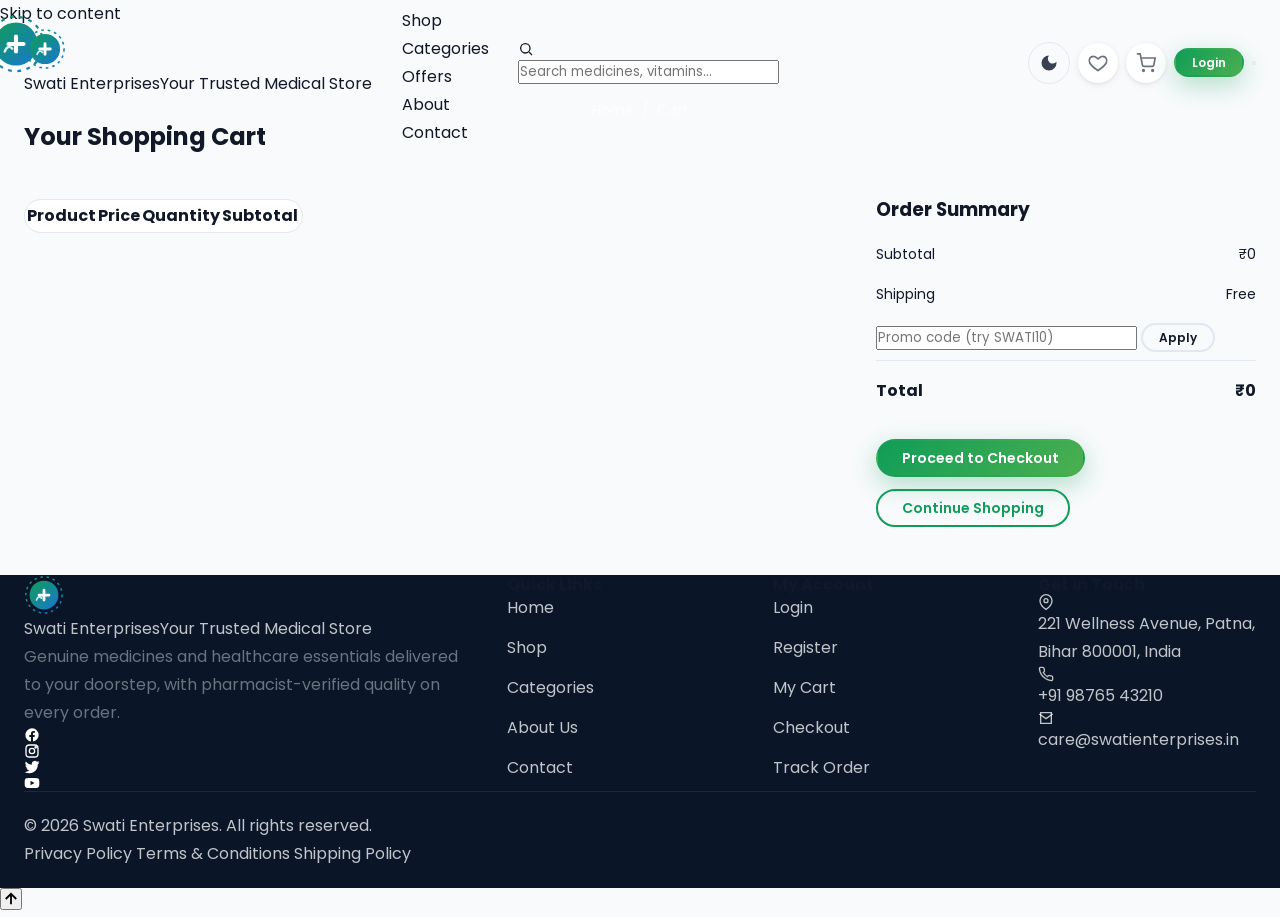
<file: cart.html>
<!DOCTYPE html>
<html lang="en">
<head>
<meta charset="UTF-8">
<meta name="viewport" content="width=device-width, initial-scale=1.0">
<title>Shopping Cart | Swati Enterprises</title>
<meta name="description" content="Review and manage items in your Swati Enterprises shopping cart before checkout.">
<meta name="theme-color" content="#0F9D58">
<link rel="preconnect" href="https://fonts.googleapis.com">
<link href="https://fonts.googleapis.com/css2?family=Poppins:wght@400;500;600;700;800&family=Inter:wght@400;500;600;700&display=swap" rel="stylesheet">
<link rel="stylesheet" href="css/style.css">
<link rel="stylesheet" href="css/animations.css">
<link rel="stylesheet" href="css/responsive.css">
</head>
<body data-page="shop">
<a href="#main" class="skip-link">Skip to content</a>

<div class="page-loader" id="pageLoader">
  <div class="loader-logo"><svg class="logo-mark" width="60" height="60" viewBox="0 0 64 64" xmlns="http://www.w3.org/2000/svg">
      <defs><linearGradient id="logoGradL" x1="0" y1="0" x2="1" y2="1">
        <stop offset="0%" stop-color="#0F9D58"/><stop offset="100%" stop-color="#1976D2"/>
      </linearGradient></defs>
      <circle cx="32" cy="32" r="29" fill="none" stroke="url(#logoGradL)" stroke-width="2.4" stroke-dasharray="4 6"/>
      <circle cx="32" cy="32" r="23" fill="url(#logoGradL)"/>
      <path d="M24 32 h16 M32 24 v16" stroke="#ffffff" stroke-width="4.4" stroke-linecap="round"/>
      <path d="M20 40 q3 -8 8 -3" stroke="#ffffff" stroke-width="2.6" stroke-linecap="round" fill="none" opacity="0.85"/>
    </svg></div>
  <div class="loader-bar"><span></span></div>
</div>

<header class="navbar" id="navbar">
  <div class="container nav-inner">
    <a href="index.html" class="brand" aria-label="Swati Enterprises home">
      <svg class="logo-mark" width="42" height="42" viewBox="0 0 64 64" xmlns="http://www.w3.org/2000/svg">
      <defs><linearGradient id="logoGradL" x1="0" y1="0" x2="1" y2="1">
        <stop offset="0%" stop-color="#0F9D58"/><stop offset="100%" stop-color="#1976D2"/>
      </linearGradient></defs>
      <circle cx="32" cy="32" r="29" fill="none" stroke="url(#logoGradL)" stroke-width="2.4" stroke-dasharray="4 6"/>
      <circle cx="32" cy="32" r="23" fill="url(#logoGradL)"/>
      <path d="M24 32 h16 M32 24 v16" stroke="#ffffff" stroke-width="4.4" stroke-linecap="round"/>
      <path d="M20 40 q3 -8 8 -3" stroke="#ffffff" stroke-width="2.6" stroke-linecap="round" fill="none" opacity="0.85"/>
    </svg>
      <span><span class="brand-name">Swati Enterprises</span><span class="brand-tag">Your Trusted Medical Store</span></span>
    </a>
    <nav aria-label="Primary">
      <ul class="nav-links" id="navLinks">
        <li><a href="index.html">Home</a></li>
        <li><a href="shop.html" class="active">Shop</a></li>
        <li><a href="categories.html">Categories</a></li>
        <li><a href="shop.html?filter=offers">Offers</a></li>
        <li><a href="about.html">About</a></li>
        <li><a href="contact.html">Contact</a></li>
      </ul>
    </nav>
    <div class="nav-search" role="search">
      <svg width="16" height="16" viewBox="0 0 24 24" fill="none" stroke="currentColor" stroke-width="2"><circle cx="11" cy="11" r="7"/><path d="M21 21l-4.3-4.3"/></svg>
      <input type="text" id="navSearchInput" placeholder="Search medicines, vitamins..." aria-label="Search products" autocomplete="off">
      <div class="search-suggest" id="navSearchSuggest"></div>
    </div>
    <div class="nav-actions">
      <button class="theme-toggle" id="themeToggle" aria-label="Toggle dark mode" title="Toggle dark / light mode">
        <span class="knob">
          <svg width="12" height="12" viewBox="0 0 24 24" fill="currentColor"><path d="M12 3a9 9 0 1 0 9 9c0-.46-.04-.92-.1-1.36A5.4 5.4 0 0 1 12 3z"/></svg>
        </span>
      </button>
      <a href="wishlist-note.html" onclick="return false;" class="btn-icon icon-badge" aria-label="Wishlist" title="Wishlist">
        <svg width="19" height="19" viewBox="0 0 24 24" fill="none" stroke="currentColor" stroke-width="2"><path d="M12 21s-7.5-4.6-10-9.3C0.3 7.9 2.6 4 6.4 4c2 0 3.6 1 5.6 3 2-2 3.6-3 5.6-3 3.8 0 6.1 3.9 4.4 7.7C19.5 16.4 12 21 12 21z"/></svg>
        <span class="count" id="wishIconBadge" data-wish-count style="display:none;">0</span>
      </a>
      <a href="cart.html" class="btn-icon icon-badge" aria-label="Cart" title="Cart">
        <svg width="19" height="19" viewBox="0 0 24 24" fill="none" stroke="currentColor" stroke-width="2"><circle cx="9" cy="21" r="1"/><circle cx="20" cy="21" r="1"/><path d="M1 1h4l2.7 13.4a2 2 0 0 0 2 1.6h9.7a2 2 0 0 0 2-1.6L23 6H6"/></svg>
        <span class="count" id="cartIconBadge" data-cart-count style="display:none;">0</span>
      </a>
      <a href="login.html" class="btn btn-primary btn-sm">Login</a>
      <button class="nav-toggle" id="navToggle" aria-label="Toggle menu" aria-expanded="false"><span></span></button>
    </div>
  </div>
</header>

<main id="main">

<section class="page-banner">
  <div class="container">
    <div class="breadcrumb"><a href="index.html">Home</a> / <span>Cart</span></div>
    <h1>Your Shopping Cart</h1>
  </div>
</section>

<section>
  <div class="container">
    <div class="empty-state" id="cartEmpty" style="display:none;">
      <svg width="90" height="90" viewBox="0 0 24 24" fill="none" stroke="currentColor" stroke-width="1.5"><circle cx="9" cy="21" r="1"/><circle cx="20" cy="21" r="1"/><path d="M1 1h4l2.7 13.4a2 2 0 0 0 2 1.6h9.7a2 2 0 0 0 2-1.6L23 6H6"/></svg>
      <h3>Your cart is empty</h3>
      <p>Looks like you haven't added any healthcare essentials yet.</p>
      <a href="shop.html" class="btn btn-primary">Start Shopping</a>
    </div>

    <div class="cart-layout" id="cartContent">
      <div>
        <table class="cart-table">
          <thead><tr><th>Product</th><th>Price</th><th>Quantity</th><th>Subtotal</th><th></th></tr></thead>
          <tbody id="cartBody"></tbody>
        </table>
      </div>
      <aside class="summary-card">
        <h3 style="margin-bottom:20px;">Order Summary</h3>
        <div class="summary-row"><span>Subtotal</span><span id="cartSubtotal">₹0</span></div>
        <div class="summary-row"><span>Shipping</span><span id="cartShipping">Free</span></div>
        <div class="promo-row">
          <input type="text" id="promoInput" placeholder="Promo code (try SWATI10)">
          <button class="btn btn-ghost btn-sm" id="promoApply">Apply</button>
        </div>
        <div class="summary-row total"><span>Total</span><span id="cartTotal">₹0</span></div>
        <a href="checkout.html" class="btn btn-primary btn-block" style="margin-top:18px;">Proceed to Checkout</a>
        <a href="shop.html" class="btn btn-outline btn-block" style="margin-top:12px;">Continue Shopping</a>
      </aside>
    </div>
  </div>
</section>

</main>

<footer class="footer">
  <div class="container">
    <div class="footer-grid">
      <div class="footer-brand">
        <a href="index.html" class="brand">
          <svg class="logo-mark" width="40" height="40" viewBox="0 0 64 64" xmlns="http://www.w3.org/2000/svg">
      <defs><linearGradient id="logoGradL" x1="0" y1="0" x2="1" y2="1">
        <stop offset="0%" stop-color="#0F9D58"/><stop offset="100%" stop-color="#1976D2"/>
      </linearGradient></defs>
      <circle cx="32" cy="32" r="29" fill="none" stroke="url(#logoGradL)" stroke-width="2.4" stroke-dasharray="4 6"/>
      <circle cx="32" cy="32" r="23" fill="url(#logoGradL)"/>
      <path d="M24 32 h16 M32 24 v16" stroke="#ffffff" stroke-width="4.4" stroke-linecap="round"/>
      <path d="M20 40 q3 -8 8 -3" stroke="#ffffff" stroke-width="2.6" stroke-linecap="round" fill="none" opacity="0.85"/>
    </svg>
          <span><span class="brand-name">Swati Enterprises</span><span class="brand-tag">Your Trusted Medical Store</span></span>
        </a>
        <p class="desc">Genuine medicines and healthcare essentials delivered to your doorstep, with pharmacist-verified quality on every order.</p>
        <div class="social-row">
          <a href="#" aria-label="Facebook"><svg width="16" height="16" viewBox="0 0 24 24" fill="#fff"><path d="M22 12a10 10 0 1 0-11.6 9.9v-7H7.9V12h2.5V9.8c0-2.5 1.5-3.9 3.8-3.9 1.1 0 2.2.2 2.2.2v2.4h-1.3c-1.2 0-1.6.8-1.6 1.6V12h2.8l-.4 2.9h-2.4v7A10 10 0 0 0 22 12z"/></svg></a>
          <a href="#" aria-label="Instagram"><svg width="16" height="16" viewBox="0 0 24 24" fill="none" stroke="#fff" stroke-width="2"><rect x="3" y="3" width="18" height="18" rx="5"/><circle cx="12" cy="12" r="4"/><circle cx="17.5" cy="6.5" r="1"/></svg></a>
          <a href="#" aria-label="Twitter"><svg width="16" height="16" viewBox="0 0 24 24" fill="#fff"><path d="M23 4.9a9.3 9.3 0 0 1-2.6.7 4.5 4.5 0 0 0 2-2.5c-.9.5-1.9.9-2.9 1.1A4.5 4.5 0 0 0 11.9 8.5 12.8 12.8 0 0 1 2.7 3.8a4.5 4.5 0 0 0 1.4 6 4.4 4.4 0 0 1-2-.6v.1a4.5 4.5 0 0 0 3.6 4.4 4.5 4.5 0 0 1-2 .1 4.5 4.5 0 0 0 4.2 3.1A9 9 0 0 1 1 19.5a12.8 12.8 0 0 0 6.9 2c8.3 0 12.8-6.9 12.8-12.8v-.6A9.2 9.2 0 0 0 23 4.9z"/></svg></a>
          <a href="#" aria-label="YouTube"><svg width="16" height="16" viewBox="0 0 24 24" fill="#fff"><path d="M23 12s0-3.4-.4-5a3 3 0 0 0-2.1-2C18.9 4.5 12 4.5 12 4.5s-6.9 0-8.5.5a3 3 0 0 0-2.1 2C1 8.6 1 12 1 12s0 3.4.4 5a3 3 0 0 0 2.1 2c1.6.5 8.5.5 8.5.5s6.9 0 8.5-.5a3 3 0 0 0 2.1-2c.4-1.6.4-5 .4-5zM9.8 15.5v-7l6 3.5z"/></svg></a>
        </div>
      </div>
      <div>
        <h4>Quick Links</h4>
        <ul class="footer-links">
          <li><a href="index.html">Home</a></li>
          <li><a href="shop.html">Shop</a></li>
          <li><a href="categories.html">Categories</a></li>
          <li><a href="about.html">About Us</a></li>
          <li><a href="contact.html">Contact</a></li>
        </ul>
      </div>
      <div>
        <h4>My Account</h4>
        <ul class="footer-links">
          <li><a href="login.html">Login</a></li>
          <li><a href="register.html">Register</a></li>
          <li><a href="cart.html">My Cart</a></li>
          <li><a href="checkout.html">Checkout</a></li>
          <li><a href="contact.html">Track Order</a></li>
        </ul>
      </div>
      <div>
        <h4>Get in Touch</h4>
        <ul class="footer-contact">
          <li><svg width="16" height="16" viewBox="0 0 24 24" fill="none" stroke="currentColor" stroke-width="2"><path d="M21 10c0 7-9 13-9 13S3 17 3 10a9 9 0 0 1 18 0z"/><circle cx="12" cy="10" r="3"/></svg> 221 Wellness Avenue, Patna, Bihar 800001, India</li>
          <li><svg width="16" height="16" viewBox="0 0 24 24" fill="none" stroke="currentColor" stroke-width="2"><path d="M22 16.9v3a2 2 0 0 1-2.2 2 19.8 19.8 0 0 1-8.6-3.1 19.5 19.5 0 0 1-6-6 19.8 19.8 0 0 1-3.1-8.6A2 2 0 0 1 4.1 2h3a2 2 0 0 1 2 1.7c.1.9.3 1.8.6 2.7a2 2 0 0 1-.5 2.1L8 9.7a16 16 0 0 0 6.3 6.3l1.2-1.2a2 2 0 0 1 2.1-.5c.9.3 1.8.5 2.7.6a2 2 0 0 1 1.7 2.1z"/></svg> +91 98765 43210</li>
          <li><svg width="16" height="16" viewBox="0 0 24 24" fill="none" stroke="currentColor" stroke-width="2"><path d="M4 4h16v16H4z"/><path d="M22 6l-10 7L2 6"/></svg> care@swatienterprises.in</li>
        </ul>
      </div>
    </div>
    <div class="footer-bottom">
      <span>© 2026 Swati Enterprises. All rights reserved.</span>
      <div class="legal">
        <a href="#">Privacy Policy</a>
        <a href="#">Terms &amp; Conditions</a>
        <a href="#">Shipping Policy</a>
      </div>
    </div>
  </div>
</footer>

<div class="modal-overlay" id="quickViewOverlay">
  <div class="modal-box">
    <button class="modal-close" id="quickViewClose" aria-label="Close quick view">✕</button>
    <div id="quickViewBody"></div>
  </div>
</div>

<div class="toast-stack" id="toastStack"></div>
<button class="scroll-top" id="scrollTopBtn" aria-label="Scroll to top">
  <svg width="18" height="18" viewBox="0 0 24 24" fill="none" stroke="currentColor" stroke-width="2.4"><path d="M12 19V5M5 12l7-7 7 7"/></svg>
</button>

<script src="js/products.js"></script>
<script src="js/wishlist.js"></script>
<script src="js/cart.js"></script>
<script src="js/search.js"></script>
<script src="js/app.js"></script>

</body>
</html>
</file>
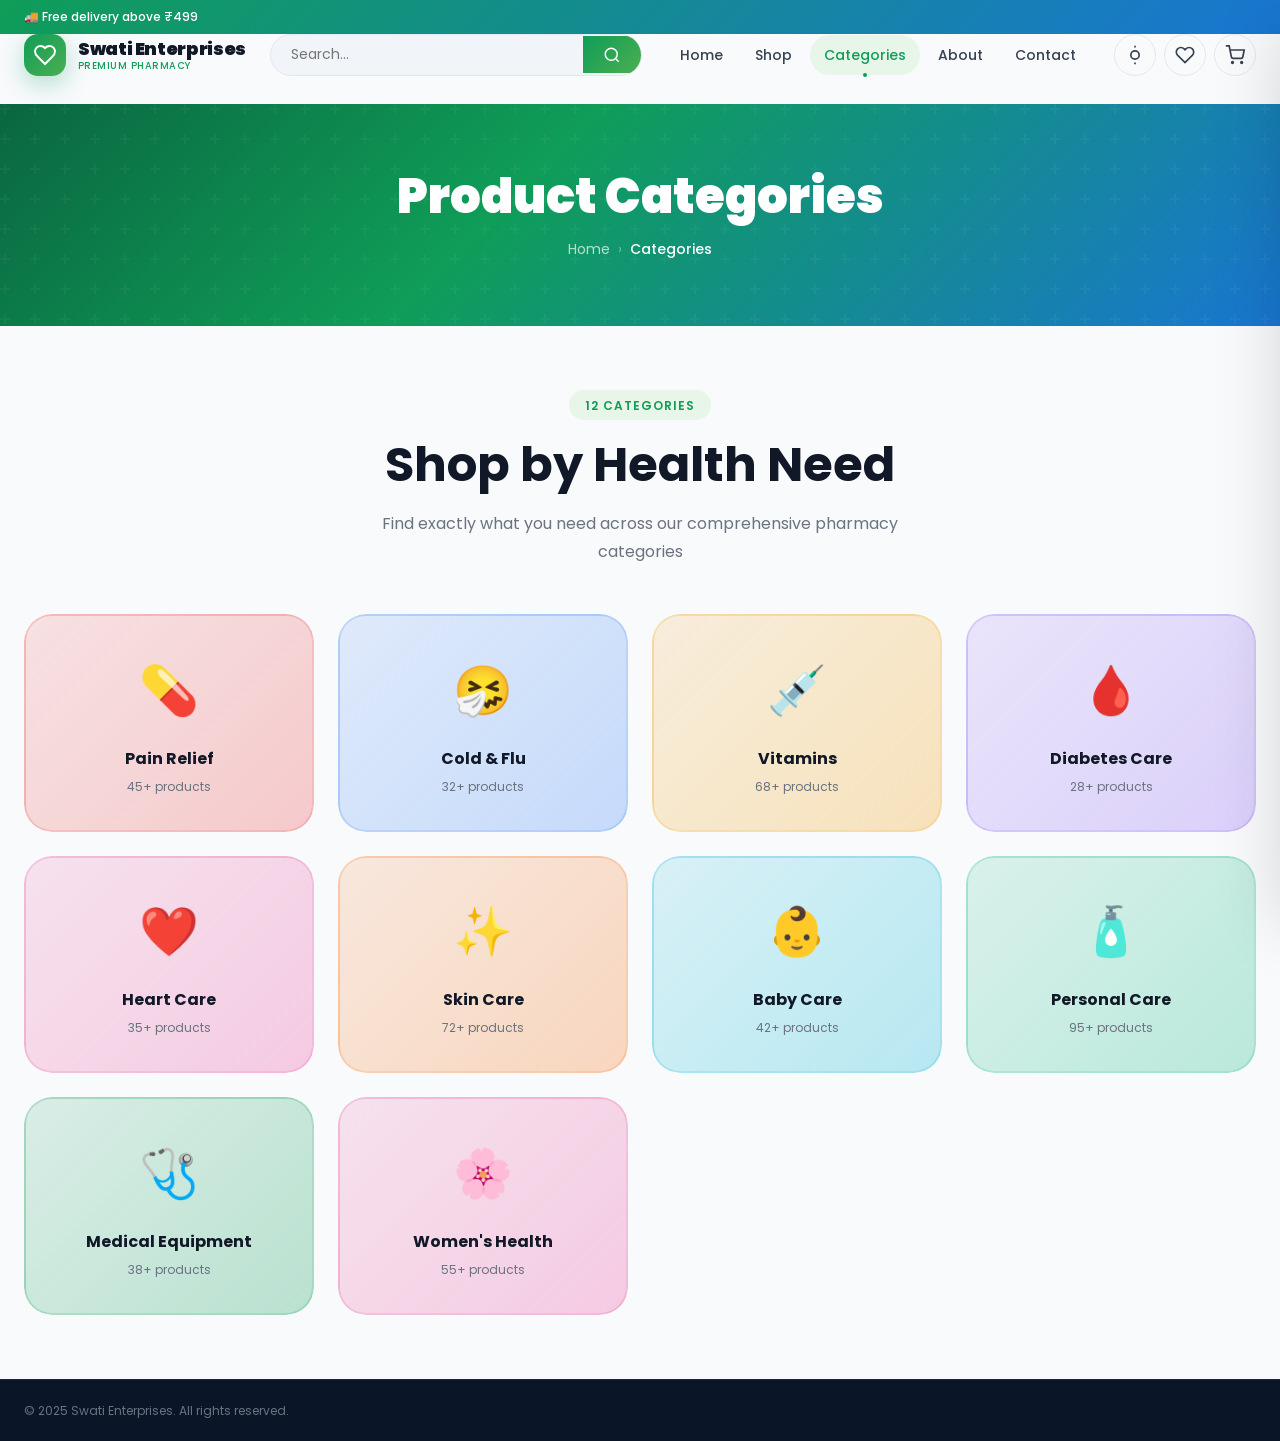
<file: categories.html>
<!DOCTYPE html>
<html lang="en" data-theme="light">
<head>
  <meta charset="UTF-8">
  <meta name="viewport" content="width=device-width, initial-scale=1.0">
  <meta name="description" content="Browse all 12 product categories at Swati Enterprises – Pain Relief, Vitamins, Skin Care, Baby Care, and more.">
  <title>Categories – Swati Enterprises</title>
  <link rel="icon" href="images/icons/favicon.svg" type="image/svg+xml">
  <link rel="stylesheet" href="css/style.css">
  <link rel="stylesheet" href="css/responsive.css">
  <script type="module" src="js/app.js" defer></script>
</head>
<body>
<div id="page-loader"><div class="loader-ring"></div></div>
<div id="toast-container"></div>
<button id="scroll-top" aria-label="Scroll to top"><svg viewBox="0 0 24 24" fill="none" stroke="currentColor" stroke-width="2.5"><polyline points="18 15 12 9 6 15"/></svg></button>
<div class="overlay" id="mobile-overlay"></div>
<nav class="mobile-menu" id="mobile-menu"><div class="mobile-menu-header"><div class="logo"><div class="logo-icon"><svg viewBox="0 0 24 24" fill="none" stroke="currentColor" stroke-width="2"><path d="M19 14c1.49-1.46 3-3.21 3-5.5A5.5 5.5 0 0 0 16.5 3c-1.76 0-3 .5-4.5 2-1.5-1.5-2.74-2-4.5-2A5.5 5.5 0 0 0 2 8.5c0 2.3 1.5 4.05 3 5.5l7 7Z"/></svg></div><span class="logo-name" style="font-size:var(--text-base);font-weight:800">Swati Enterprises</span></div><button id="mobile-menu-close" class="btn-icon"><svg viewBox="0 0 24 24" fill="none" stroke="currentColor" stroke-width="2"><line x1="18" y1="6" x2="6" y2="18"/><line x1="6" y1="6" x2="18" y2="18"/></svg></button></div><a href="index.html" class="nav-link">🏠 Home</a><a href="shop.html" class="nav-link">🛍️ Shop</a><a href="categories.html" class="nav-link">📂 Categories</a><a href="about.html" class="nav-link">ℹ️ About</a><a href="contact.html" class="nav-link">📞 Contact</a></nav>
<div class="modal-overlay" id="quick-view-modal" role="dialog" aria-modal="true"><div class="modal"><div class="modal-header"><h2 style="font-size:var(--text-lg);font-weight:700">Quick View</h2><button id="modal-close-btn" class="modal-close-btn"><svg viewBox="0 0 24 24" fill="none" stroke="currentColor" stroke-width="2"><line x1="18" y1="6" x2="6" y2="18"/><line x1="6" y1="6" x2="18" y2="18"/></svg></button></div><div class="modal-body" id="modal-body"></div></div></div>
<div class="top-bar"><div class="container"><div class="top-bar-inner"><span>🚚 Free delivery above ₹499</span></div></div></div>
<header class="navbar" id="navbar"><div class="container"><div class="nav-inner"><a href="index.html" class="logo"><div class="logo-icon"><svg viewBox="0 0 24 24" fill="none" stroke="currentColor" stroke-width="2"><path d="M19 14c1.49-1.46 3-3.21 3-5.5A5.5 5.5 0 0 0 16.5 3c-1.76 0-3 .5-4.5 2-1.5-1.5-2.74-2-4.5-2A5.5 5.5 0 0 0 2 8.5c0 2.3 1.5 4.05 3 5.5l7 7Z"/></svg></div><div class="logo-text"><span class="logo-name">Swati Enterprises</span><span class="logo-tag">Premium Pharmacy</span></div></a><div class="nav-search hide-mobile"><form class="nav-search-form" id="nav-search-form"><input type="search" class="nav-search-input" id="nav-search-input" placeholder="Search..." autocomplete="off"><button type="submit" class="nav-search-btn"><svg viewBox="0 0 24 24" fill="none" stroke="currentColor" stroke-width="2"><circle cx="11" cy="11" r="8"/><path d="m21 21-4.35-4.35"/></svg></button></form><div class="search-suggestions" id="search-suggestions"></div></div><nav class="nav-menu"><a href="index.html" class="nav-link">Home</a><a href="shop.html" class="nav-link">Shop</a><a href="categories.html" class="nav-link">Categories</a><a href="about.html" class="nav-link">About</a><a href="contact.html" class="nav-link">Contact</a></nav><div class="nav-actions"><button class="theme-toggle" id="theme-toggle-btn"><svg class="icon-sun" viewBox="0 0 24 24" fill="none" stroke="currentColor" stroke-width="2"><circle cx="12" cy="12" r="5"/><line x1="12" y1="1" x2="12" y2="3"/><line x1="12" y1="21" x2="12" y2="23"/></svg><svg class="icon-moon" viewBox="0 0 24 24" fill="none" stroke="currentColor" stroke-width="2"><path d="M21 12.79A9 9 0 1 1 11.21 3 7 7 0 0 0 21 12.79z"/></svg></button><a href="wishlist.html" class="nav-action-btn"><svg viewBox="0 0 24 24" fill="none" stroke="currentColor" stroke-width="2"><path d="M20.84 4.61a5.5 5.5 0 0 0-7.78 0L12 5.67l-1.06-1.06a5.5 5.5 0 0 0-7.78 7.78l1.06 1.06L12 21.23l7.78-7.78 1.06-1.06a5.5 5.5 0 0 0 0-7.78z"/></svg><span class="nav-badge wishlist-badge" style="display:none">0</span></a><a href="cart.html" class="nav-action-btn"><svg viewBox="0 0 24 24" fill="none" stroke="currentColor" stroke-width="2"><circle cx="9" cy="21" r="1"/><circle cx="20" cy="21" r="1"/><path d="M1 1h4l2.68 13.39a2 2 0 0 0 2 1.61h9.72a2 2 0 0 0 2-1.61L23 6H6"/></svg><span class="nav-badge cart-badge" style="display:none">0</span></a><button class="hamburger" id="hamburger-btn"><span class="hamburger-line"></span><span class="hamburger-line"></span><span class="hamburger-line"></span></button></div></div></div></header>

<div class="page-header"><div class="container"><div class="page-header-inner"><h1 class="page-header-title">Product Categories</h1><nav class="breadcrumb"><a href="index.html">Home</a><span class="breadcrumb-sep">›</span><span class="breadcrumb-current">Categories</span></nav></div></div></div>

<main>
  <div class="container" style="padding-block:var(--space-16)">
    <div class="section-header">
      <span class="section-tag">12 Categories</span>
      <h2 class="section-title">Shop by Health Need</h2>
      <p class="section-subtitle">Find exactly what you need across our comprehensive pharmacy categories</p>
    </div>
    <div class="categories-grid" id="categories-grid">
      <!-- Populated by JS -->
      <div style="grid-column:1/-1;text-align:center;padding:var(--space-12);color:var(--clr-text-muted)">Loading categories...</div>
    </div>
  </div>
</main>

<footer class="footer"><div class="footer-bottom"><div class="container"><div class="footer-bottom-inner"><p class="footer-copy">© 2025 Swati Enterprises. All rights reserved.</p></div></div></div></footer>
</body>
</html>
</file>
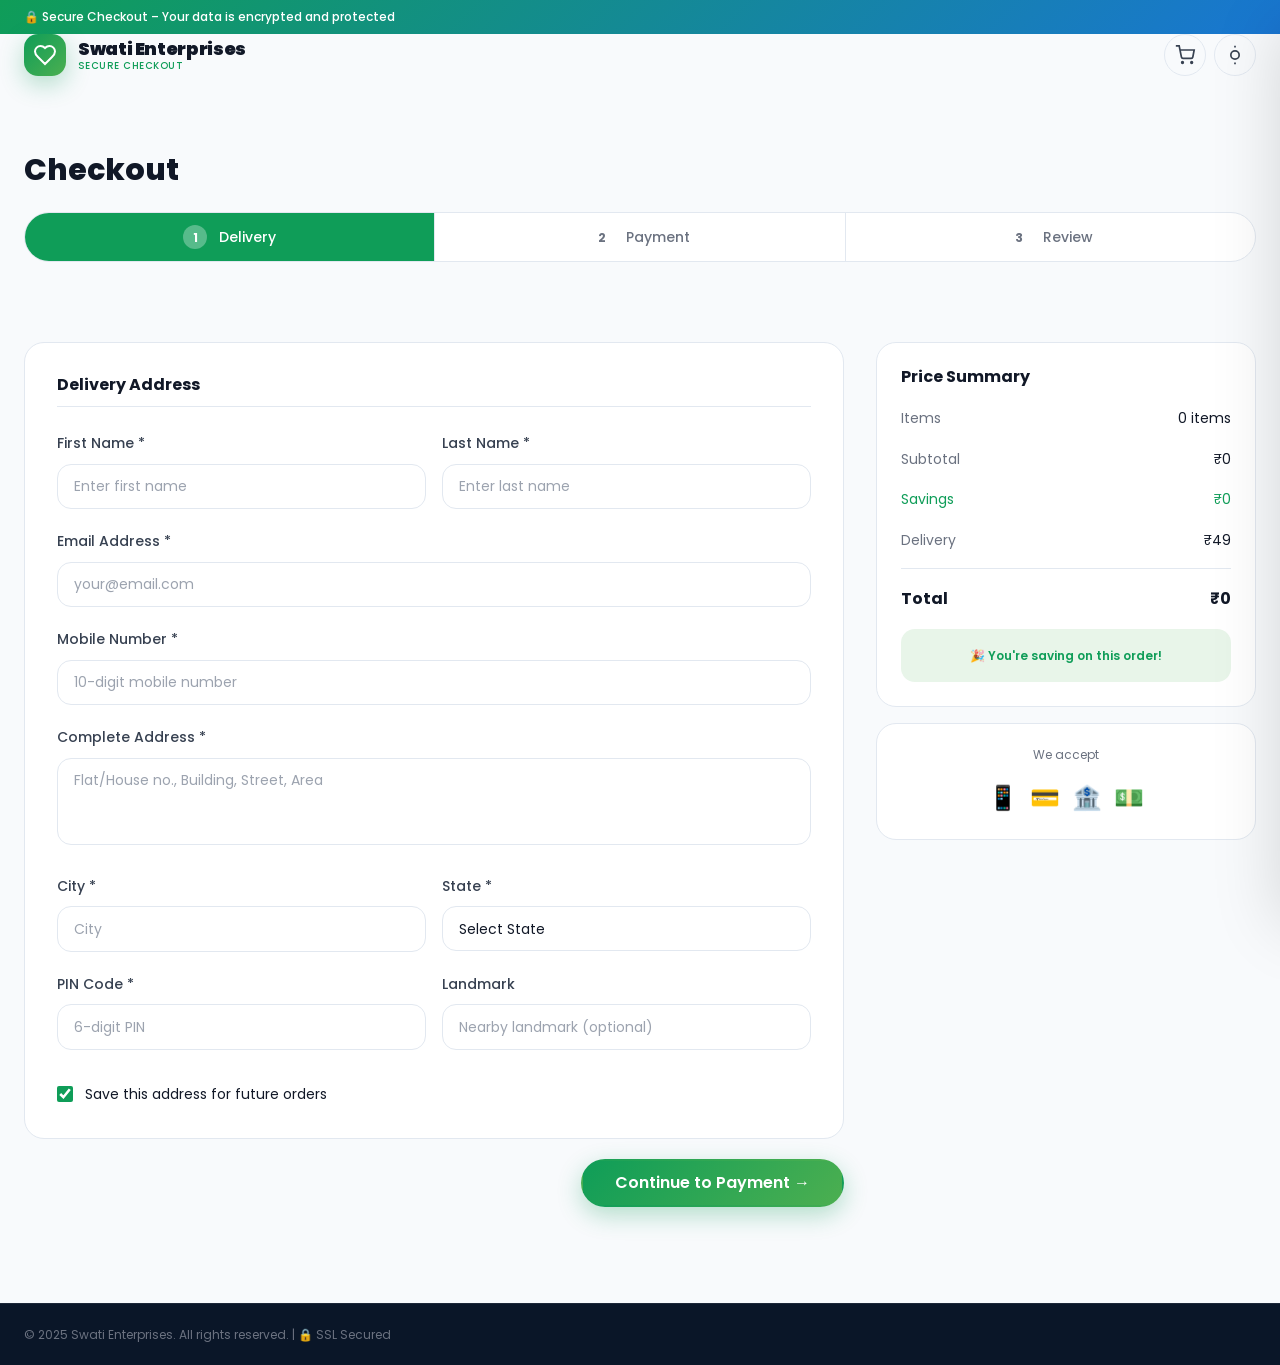
<file: checkout.html>
<!DOCTYPE html>
<html lang="en" data-theme="light">
<head>
  <meta charset="UTF-8">
  <meta name="viewport" content="width=device-width, initial-scale=1.0">
  <meta name="description" content="Secure checkout – Swati Enterprises. Billing, payment, and order review.">
  <title>Checkout – Swati Enterprises</title>
  <link rel="icon" href="images/icons/favicon.svg" type="image/svg+xml">
  <link rel="stylesheet" href="css/style.css">
  <link rel="stylesheet" href="css/responsive.css">
  <script type="module" src="js/app.js" defer></script>
</head>
<body>
<div id="page-loader"><div class="loader-ring"></div></div>
<div id="toast-container"></div>
<button id="scroll-top" aria-label="Scroll to top"><svg viewBox="0 0 24 24" fill="none" stroke="currentColor" stroke-width="2.5"><polyline points="18 15 12 9 6 15"/></svg></button>
<div class="overlay" id="mobile-overlay"></div>
<nav class="mobile-menu" id="mobile-menu"><div class="mobile-menu-header"><div class="logo"><div class="logo-icon"><svg viewBox="0 0 24 24" fill="none" stroke="currentColor" stroke-width="2"><path d="M19 14c1.49-1.46 3-3.21 3-5.5A5.5 5.5 0 0 0 16.5 3c-1.76 0-3 .5-4.5 2-1.5-1.5-2.74-2-4.5-2A5.5 5.5 0 0 0 2 8.5c0 2.3 1.5 4.05 3 5.5l7 7Z"/></svg></div><span class="logo-name" style="font-size:var(--text-base);font-weight:800">Swati Enterprises</span></div><button id="mobile-menu-close" class="btn-icon"><svg viewBox="0 0 24 24" fill="none" stroke="currentColor" stroke-width="2"><line x1="18" y1="6" x2="6" y2="18"/><line x1="6" y1="6" x2="18" y2="18"/></svg></button></div><a href="index.html" class="nav-link">🏠 Home</a><a href="shop.html" class="nav-link">🛍️ Shop</a></nav>
<div class="modal-overlay" id="quick-view-modal" role="dialog" aria-modal="true"><div class="modal"><div class="modal-header"><h2 style="font-size:var(--text-lg);font-weight:700">Quick View</h2><button id="modal-close-btn" class="modal-close-btn"><svg viewBox="0 0 24 24" fill="none" stroke="currentColor" stroke-width="2"><line x1="18" y1="6" x2="6" y2="18"/><line x1="6" y1="6" x2="18" y2="18"/></svg></button></div><div class="modal-body" id="modal-body"></div></div></div>
<div class="top-bar"><div class="container"><div class="top-bar-inner"><span>🔒 Secure Checkout – Your data is encrypted and protected</span></div></div></div>
<header class="navbar" id="navbar"><div class="container"><div class="nav-inner"><a href="index.html" class="logo"><div class="logo-icon"><svg viewBox="0 0 24 24" fill="none" stroke="currentColor" stroke-width="2"><path d="M19 14c1.49-1.46 3-3.21 3-5.5A5.5 5.5 0 0 0 16.5 3c-1.76 0-3 .5-4.5 2-1.5-1.5-2.74-2-4.5-2A5.5 5.5 0 0 0 2 8.5c0 2.3 1.5 4.05 3 5.5l7 7Z"/></svg></div><div class="logo-text"><span class="logo-name">Swati Enterprises</span><span class="logo-tag">Secure Checkout</span></div></a><div class="nav-actions" style="margin-left:auto"><a href="cart.html" class="nav-action-btn"><svg viewBox="0 0 24 24" fill="none" stroke="currentColor" stroke-width="2"><circle cx="9" cy="21" r="1"/><circle cx="20" cy="21" r="1"/><path d="M1 1h4l2.68 13.39a2 2 0 0 0 2 1.61h9.72a2 2 0 0 0 2-1.61L23 6H6"/></svg><span class="nav-badge cart-badge" style="display:none">0</span></a><button class="theme-toggle" id="theme-toggle-btn"><svg class="icon-sun" viewBox="0 0 24 24" fill="none" stroke="currentColor" stroke-width="2"><circle cx="12" cy="12" r="5"/><line x1="12" y1="1" x2="12" y2="3"/><line x1="12" y1="21" x2="12" y2="23"/></svg><svg class="icon-moon" viewBox="0 0 24 24" fill="none" stroke="currentColor" stroke-width="2"><path d="M21 12.79A9 9 0 1 1 11.21 3 7 7 0 0 0 21 12.79z"/></svg></button><button class="hamburger" id="hamburger-btn"><span class="hamburger-line"></span><span class="hamburger-line"></span><span class="hamburger-line"></span></button></div></div></div></header>

<main>
  <div class="container" style="padding-block:var(--space-12)">
    <h1 style="font-size:var(--text-2xl);font-weight:800;margin-bottom:var(--space-6)">Checkout</h1>

    <!-- Steps -->
    <div class="checkout-steps" role="tablist" style="margin-bottom:var(--space-8)">
      <div class="checkout-step active" role="tab"><div class="checkout-step-num">1</div> Delivery</div>
      <div class="checkout-step" role="tab"><div class="checkout-step-num">2</div> Payment</div>
      <div class="checkout-step" role="tab"><div class="checkout-step-num">3</div> Review</div>
    </div>

    <div class="checkout-layout">
      <!-- Left: Panels -->
      <div>
        <!-- Panel 1: Delivery -->
        <div class="checkout-panel" id="checkout-panel-0">
          <div style="background:var(--clr-surface);border:1px solid var(--clr-border);border-radius:var(--radius-xl);padding:var(--space-8)">
            <h2 class="form-section-title">Delivery Address</h2>
            <form id="checkout-form">
              <div class="form-grid-2">
                <div class="form-group"><label class="field-label" for="fname">First Name *</label><input class="input" type="text" id="fname" placeholder="Enter first name" required></div>
                <div class="form-group"><label class="field-label" for="lname">Last Name *</label><input class="input" type="text" id="lname" placeholder="Enter last name" required></div>
              </div>
              <div class="form-group"><label class="field-label" for="ch-email">Email Address *</label><input class="input" type="email" id="ch-email" placeholder="your@email.com" required></div>
              <div class="form-group"><label class="field-label" for="ch-phone">Mobile Number *</label><input class="input" type="tel" id="ch-phone" placeholder="10-digit mobile number" required></div>
              <div class="form-group"><label class="field-label" for="address">Complete Address *</label><textarea class="input" id="address" rows="3" placeholder="Flat/House no., Building, Street, Area" required style="resize:none"></textarea></div>
              <div class="form-grid-2">
                <div class="form-group"><label class="field-label" for="city">City *</label><input class="input" type="text" id="city" placeholder="City" required></div>
                <div class="form-group"><label class="field-label" for="state">State *</label>
                  <select class="input" id="state" required style="appearance:none">
                    <option value="">Select State</option>
                    <option>Andhra Pradesh</option><option>Delhi</option><option>Gujarat</option><option>Karnataka</option><option>Kerala</option><option>Maharashtra</option><option>Punjab</option><option>Rajasthan</option><option>Tamil Nadu</option><option>Uttar Pradesh</option><option>West Bengal</option>
                  </select>
                </div>
              </div>
              <div class="form-grid-2">
                <div class="form-group"><label class="field-label" for="pincode">PIN Code *</label><input class="input" type="text" id="pincode" placeholder="6-digit PIN" maxlength="6" required></div>
                <div class="form-group"><label class="field-label" for="landmark">Landmark</label><input class="input" type="text" id="landmark" placeholder="Nearby landmark (optional)"></div>
              </div>
              <div style="margin-top:var(--space-3)">
                <label style="display:flex;align-items:center;gap:var(--space-3);cursor:pointer;font-size:var(--text-sm)">
                  <input type="checkbox" checked style="accent-color:var(--clr-primary);width:16px;height:16px"> Save this address for future orders
                </label>
              </div>
            </form>
          </div>
          <div style="margin-top:var(--space-5);display:flex;justify-content:flex-end">
            <button class="btn btn-primary btn-lg checkout-next-btn">Continue to Payment →</button>
          </div>
        </div>

        <!-- Panel 2: Payment -->
        <div class="checkout-panel hidden" id="checkout-panel-1">
          <div style="background:var(--clr-surface);border:1px solid var(--clr-border);border-radius:var(--radius-xl);padding:var(--space-8)">
            <h2 class="form-section-title">Payment Method</h2>
            <div class="payment-option selected" id="pay-upi">
              <input type="radio" name="payment" value="upi" checked>
              <span class="payment-option-icon">📱</span>
              <div class="payment-option-info"><strong>UPI Payment</strong><span>Google Pay, PhonePe, BHIM, Paytm</span></div>
            </div>
            <div class="payment-option" id="pay-card">
              <input type="radio" name="payment" value="card">
              <span class="payment-option-icon">💳</span>
              <div class="payment-option-info"><strong>Credit / Debit Card</strong><span>Visa, Mastercard, RuPay, Amex</span></div>
            </div>
            <div class="payment-option" id="pay-netbanking">
              <input type="radio" name="payment" value="netbanking">
              <span class="payment-option-icon">🏦</span>
              <div class="payment-option-info"><strong>Net Banking</strong><span>All major Indian banks</span></div>
            </div>
            <div class="payment-option" id="pay-cod">
              <input type="radio" name="payment" value="cod">
              <span class="payment-option-icon">💵</span>
              <div class="payment-option-info"><strong>Cash on Delivery</strong><span>Pay when your order arrives</span></div>
            </div>
            <!-- Card Details (shown when card selected) -->
            <div id="card-details-section" style="margin-top:var(--space-6);padding:var(--space-6);background:var(--clr-bg-alt);border-radius:var(--radius-xl);display:none">
              <div class="form-group"><label class="field-label" for="card-number">Card Number</label><input class="input" type="text" id="card-number" placeholder="1234 5678 9012 3456" maxlength="19"></div>
              <div class="form-group"><label class="field-label" for="card-name">Name on Card</label><input class="input" type="text" id="card-name" placeholder="As printed on card"></div>
              <div class="form-grid-2">
                <div class="form-group"><label class="field-label" for="card-expiry">Expiry Date</label><input class="input" type="text" id="card-expiry" placeholder="MM/YY" maxlength="5"></div>
                <div class="form-group"><label class="field-label" for="card-cvv">CVV</label><input class="input" type="password" id="card-cvv" placeholder="•••" maxlength="4"></div>
              </div>
            </div>
          </div>
          <div style="margin-top:var(--space-5);display:flex;justify-content:space-between">
            <button class="btn btn-ghost checkout-back-btn">← Back</button>
            <button class="btn btn-primary btn-lg checkout-next-btn">Review Order →</button>
          </div>
        </div>

        <!-- Panel 3: Review -->
        <div class="checkout-panel hidden" id="checkout-panel-2">
          <div style="background:var(--clr-surface);border:1px solid var(--clr-border);border-radius:var(--radius-xl);padding:var(--space-8)">
            <h2 class="form-section-title">Review Your Order</h2>
            <div style="text-align:center;padding:var(--space-8)">
              <div style="font-size:3rem;margin-bottom:var(--space-4)">🎁</div>
              <p style="color:var(--clr-text-muted);font-size:var(--text-sm);margin-bottom:var(--space-6)">Review your cart summary on the right, then click Place Order to confirm.</p>
              <div style="background:var(--clr-green-50);border:1px solid var(--clr-border);border-radius:var(--radius-xl);padding:var(--space-6);text-align:left">
                <h3 style="font-size:var(--text-sm);font-weight:700;color:var(--clr-text);margin-bottom:var(--space-4)">Order Guarantee</h3>
                <div style="display:flex;flex-direction:column;gap:var(--space-3)">
                  <span style="font-size:var(--text-sm);color:var(--clr-text-muted);display:flex;align-items:center;gap:var(--space-3)">✅ All products are 100% genuine and quality-checked</span>
                  <span style="font-size:var(--text-sm);color:var(--clr-text-muted);display:flex;align-items:center;gap:var(--space-3)">✅ Delivery within 2–4 business days</span>
                  <span style="font-size:var(--text-sm);color:var(--clr-text-muted);display:flex;align-items:center;gap:var(--space-3)">✅ 7-day return policy on eligible products</span>
                  <span style="font-size:var(--text-sm);color:var(--clr-text-muted);display:flex;align-items:center;gap:var(--space-3)">✅ 24/7 customer support</span>
                </div>
              </div>
            </div>
          </div>
          <div style="margin-top:var(--space-5);display:flex;justify-content:space-between;align-items:center">
            <button class="btn btn-ghost checkout-back-btn">← Back to Payment</button>
            <button class="btn btn-primary btn-xl" id="place-order-btn" style="min-width:220px">
              <svg viewBox="0 0 24 24" fill="none" stroke="currentColor" stroke-width="2" style="width:18px;height:18px"><path d="M12 22s8-4 8-10V5l-8-3-8 3v7c0 6 8 10 8 10z"/></svg>
              Place Order
            </button>
          </div>
        </div>
      </div>

      <!-- Right: Summary -->
      <div>
        <div class="order-summary-card">
          <h3 style="font-size:var(--text-base);font-weight:700;margin-bottom:var(--space-5)">Price Summary</h3>
          <div class="summary-row"><span style="color:var(--clr-text-muted)">Items</span><span id="summary-items">0 items</span></div>
          <div class="summary-row"><span style="color:var(--clr-text-muted)">Subtotal</span><span id="summary-subtotal">₹0</span></div>
          <div class="summary-row"><span style="color:var(--clr-primary)">Savings</span><span id="summary-discount" style="color:var(--clr-primary)">₹0</span></div>
          <div class="summary-row"><span style="color:var(--clr-text-muted)">Delivery</span><span id="summary-shipping">₹49</span></div>
          <div class="summary-row total"><span>Total</span><strong id="summary-total">₹0</strong></div>
          <div style="margin-top:var(--space-4);padding:var(--space-4);background:var(--clr-green-50);border-radius:var(--radius-lg);font-size:var(--text-xs);color:var(--clr-primary);text-align:center;font-weight:600">
            🎉 You're saving on this order!
          </div>
        </div>
        <div style="margin-top:var(--space-4);padding:var(--space-5);background:var(--clr-surface);border:1px solid var(--clr-border);border-radius:var(--radius-xl);text-align:center">
          <p style="font-size:var(--text-xs);color:var(--clr-text-muted);margin-bottom:var(--space-3)">We accept</p>
          <div style="display:flex;justify-content:center;gap:var(--space-3);font-size:1.5rem">
            <span title="UPI">📱</span><span title="Visa">💳</span><span title="Net Banking">🏦</span><span title="Cash on Delivery">💵</span>
          </div>
        </div>
      </div>
    </div>
  </div>
</main>

<script>
  // Payment option selection
  document.addEventListener('DOMContentLoaded', () => {
    document.querySelectorAll('.payment-option').forEach(opt => {
      opt.addEventListener('click', () => {
        document.querySelectorAll('.payment-option').forEach(o => o.classList.remove('selected'));
        opt.classList.add('selected');
        opt.querySelector('input[type="radio"]').checked = true;
        document.getElementById('card-details-section').style.display =
          opt.id === 'pay-card' ? 'block' : 'none';
      });
    });
  });
</script>
<footer class="footer"><div class="footer-bottom"><div class="container"><div class="footer-bottom-inner"><p class="footer-copy">© 2025 Swati Enterprises. All rights reserved. | 🔒 SSL Secured</p></div></div></div></footer>
</body>
</html>
</file>
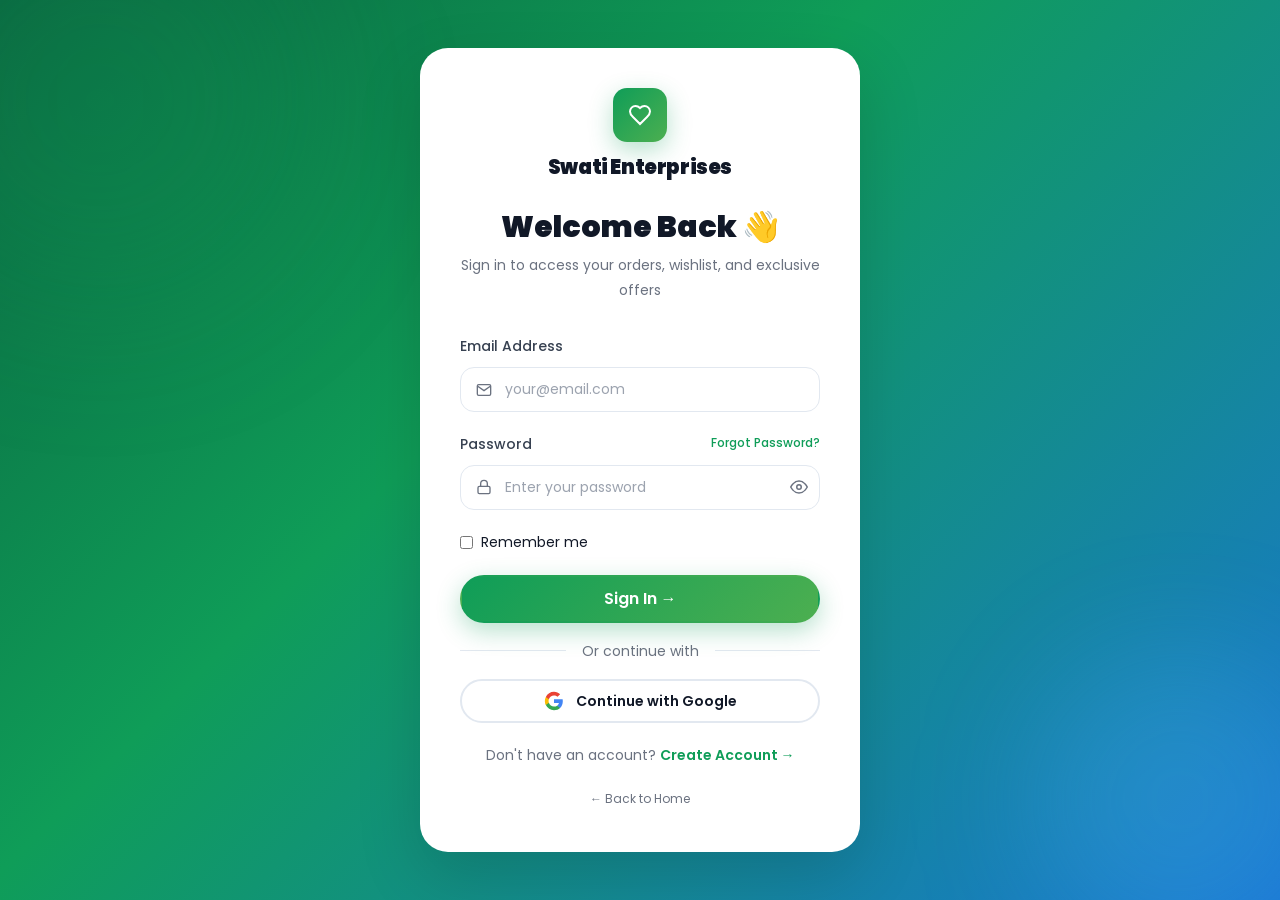
<file: login.html>
<!DOCTYPE html>
<html lang="en" data-theme="light">
<head>
  <meta charset="UTF-8">
  <meta name="viewport" content="width=device-width, initial-scale=1.0">
  <meta name="description" content="Login to your Swati Enterprises account for order tracking, reorders, and exclusive offers.">
  <title>Login – Swati Enterprises</title>
  <link rel="icon" href="images/icons/favicon.svg" type="image/svg+xml">
  <link rel="stylesheet" href="css/style.css">
  <link rel="stylesheet" href="css/responsive.css">
  <script type="module" src="js/app.js" defer></script>
</head>
<body>
<div id="page-loader"><div class="loader-ring"></div></div>
<div id="toast-container"></div>
<div class="auth-page">
  <div style="position:absolute;width:400px;height:400px;border-radius:50%;background:rgba(15,157,88,0.2);filter:blur(80px);top:-100px;left:-100px;pointer-events:none"></div>
  <div style="position:absolute;width:300px;height:300px;border-radius:50%;background:rgba(79,195,247,0.2);filter:blur(60px);bottom:-50px;right:-50px;pointer-events:none"></div>

  <div class="auth-card animate-scale-in">
    <!-- Logo -->
    <div style="display:flex;justify-content:center;margin-bottom:var(--space-6)">
      <a href="index.html" class="logo" style="flex-direction:column;align-items:center;gap:var(--space-2)">
        <div class="logo-icon" style="width:54px;height:54px"><svg viewBox="0 0 24 24" fill="none" stroke="currentColor" stroke-width="2"><path d="M19 14c1.49-1.46 3-3.21 3-5.5A5.5 5.5 0 0 0 16.5 3c-1.76 0-3 .5-4.5 2-1.5-1.5-2.74-2-4.5-2A5.5 5.5 0 0 0 2 8.5c0 2.3 1.5 4.05 3 5.5l7 7Z"/></svg></div>
        <span class="logo-name" style="font-size:var(--text-lg)">Swati Enterprises</span>
      </a>
    </div>

    <div class="auth-header">
      <h1 class="auth-title">Welcome Back 👋</h1>
      <p class="auth-subtitle">Sign in to access your orders, wishlist, and exclusive offers</p>
    </div>

    <form id="login-form" novalidate>
      <div class="form-group">
        <label class="field-label" for="login-email">Email Address</label>
        <div class="input-group">
          <svg class="input-icon" viewBox="0 0 24 24" fill="none" stroke="currentColor" stroke-width="2" style="width:16px;height:16px"><path d="M4 4h16c1.1 0 2 .9 2 2v12c0 1.1-.9 2-2 2H4c-1.1 0-2-.9-2-2V6c0-1.1.9-2 2-2z"/><polyline points="22,6 12,13 2,6"/></svg>
          <input class="input" type="email" id="login-email" placeholder="your@email.com" autocomplete="email" required>
        </div>
      </div>
      <div class="form-group">
        <label class="field-label" for="login-password">
          Password
          <a href="#" style="float:right;font-size:var(--text-xs);color:var(--clr-primary);font-weight:500">Forgot Password?</a>
        </label>
        <div class="input-group" style="position:relative">
          <svg class="input-icon" viewBox="0 0 24 24" fill="none" stroke="currentColor" stroke-width="2" style="width:16px;height:16px"><rect x="3" y="11" width="18" height="11" rx="2" ry="2"/><path d="M7 11V7a5 5 0 0 1 10 0v4"/></svg>
          <input class="input" type="password" id="login-password" placeholder="Enter your password" autocomplete="current-password" required>
          <button type="button" class="toggle-password" data-target="login-password" style="position:absolute;right:12px;top:50%;transform:translateY(-50%);background:none;border:none;cursor:pointer;color:var(--clr-text-muted);display:flex;align-items:center" aria-label="Toggle password visibility">
            <svg viewBox="0 0 24 24" fill="none" stroke="currentColor" stroke-width="2" style="width:18px;height:18px"><path d="M1 12s4-8 11-8 11 8 11 8-4 8-11 8-11-8-11-8z"/><circle cx="12" cy="12" r="3"/></svg>
          </button>
        </div>
      </div>

      <div style="display:flex;align-items:center;justify-content:space-between;margin-bottom:var(--space-5)">
        <label style="display:flex;align-items:center;gap:var(--space-2);cursor:pointer;font-size:var(--text-sm)">
          <input type="checkbox" style="accent-color:var(--clr-primary)"> Remember me
        </label>
      </div>

      <button type="submit" class="btn btn-primary btn-lg w-full" style="margin-bottom:var(--space-4)">
        Sign In →
      </button>
    </form>

    <div class="divider-text"><span>Or continue with</span></div>

    <button class="btn btn-ghost w-full" style="margin-top:var(--space-4);margin-bottom:var(--space-5);gap:var(--space-3)" onclick="window.App?.showToast('info','Coming Soon','Google Sign-in coming soon!')">
      <svg viewBox="0 0 24 24" style="width:20px;height:20px"><path fill="#4285F4" d="M22.56 12.25c0-.78-.07-1.53-.2-2.25H12v4.26h5.92c-.26 1.37-1.04 2.53-2.21 3.31v2.77h3.57c2.08-1.92 3.28-4.74 3.28-8.09z"/><path fill="#34A853" d="M12 23c2.97 0 5.46-.98 7.28-2.66l-3.57-2.77c-.98.66-2.23 1.06-3.71 1.06-2.86 0-5.29-1.93-6.16-4.53H2.18v2.84C3.99 20.53 7.7 23 12 23z"/><path fill="#FBBC05" d="M5.84 14.09c-.22-.66-.35-1.36-.35-2.09s.13-1.43.35-2.09V7.07H2.18C1.43 8.55 1 10.22 1 12s.43 3.45 1.18 4.93l2.85-2.22.81-.62z"/><path fill="#EA4335" d="M12 5.38c1.62 0 3.06.56 4.21 1.64l3.15-3.15C17.45 2.09 14.97 1 12 1 7.7 1 3.99 3.47 2.18 7.07l3.66 2.84c.87-2.6 3.3-4.53 6.16-4.53z"/></svg>
      Continue with Google
    </button>

    <p style="text-align:center;font-size:var(--text-sm);color:var(--clr-text-muted)">
      Don't have an account? <a href="register.html" style="color:var(--clr-primary);font-weight:600">Create Account →</a>
    </p>
    <p style="text-align:center;margin-top:var(--space-4)"><a href="index.html" style="font-size:var(--text-xs);color:var(--clr-text-muted)">← Back to Home</a></p>
  </div>
</div>
<script type="module">
  import Storage from './js/storage.js';
  const t = Storage.getTheme();
  document.documentElement.setAttribute('data-theme', t);
</script>
</body>
</html>
</file>
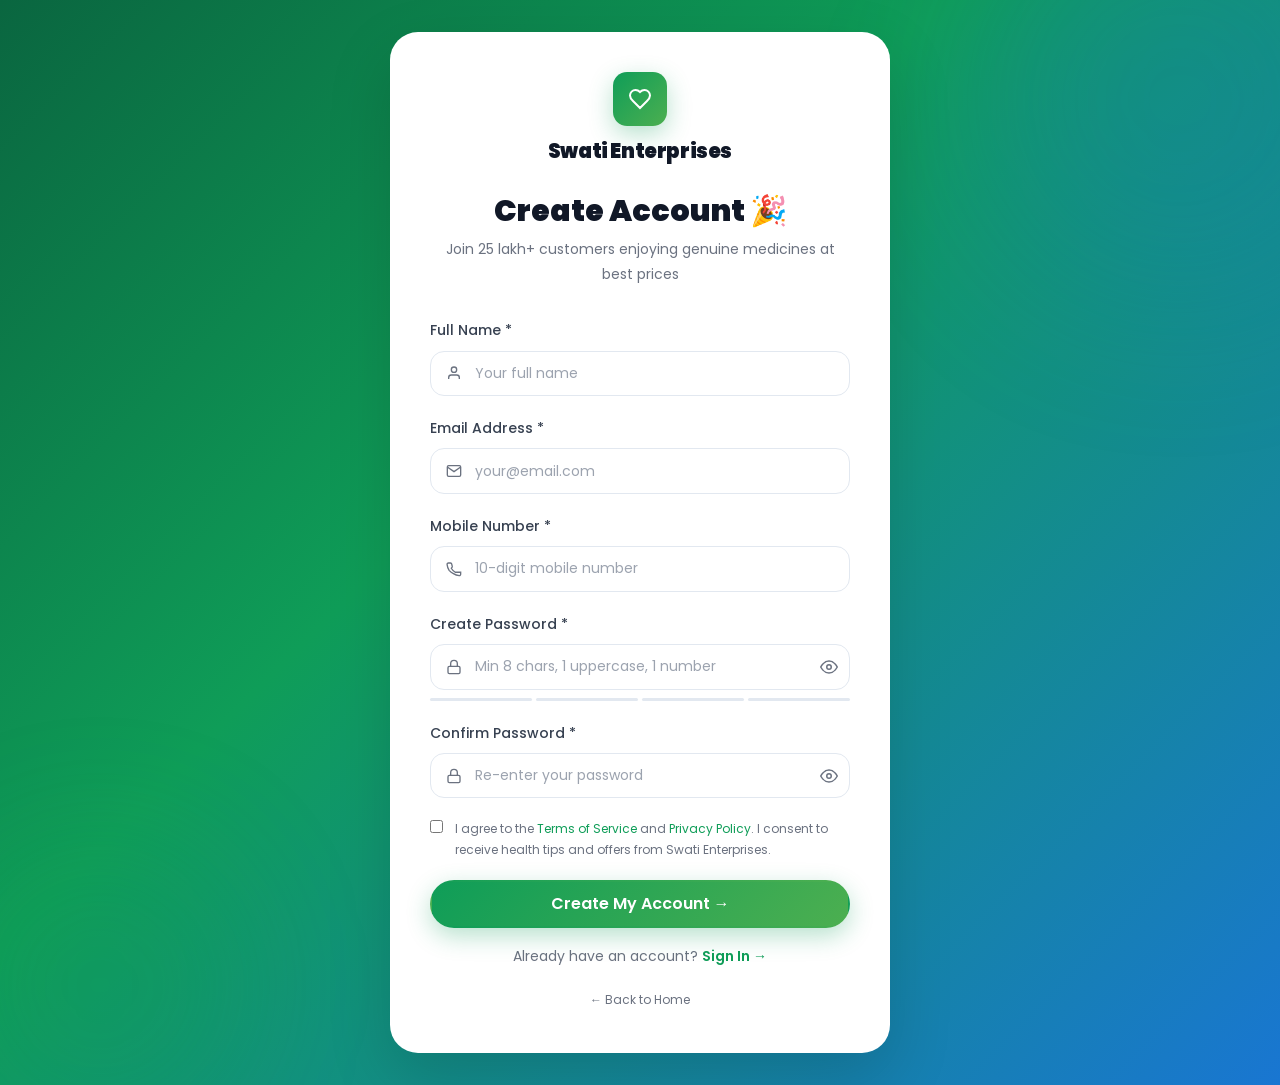
<file: register.html>
<!DOCTYPE html>
<html lang="en" data-theme="light">
<head>
  <meta charset="UTF-8">
  <meta name="viewport" content="width=device-width, initial-scale=1.0">
  <meta name="description" content="Create your Swati Enterprises account for faster checkout, order tracking and exclusive health offers.">
  <title>Register – Swati Enterprises</title>
  <link rel="icon" href="images/icons/favicon.svg" type="image/svg+xml">
  <link rel="stylesheet" href="css/style.css">
  <link rel="stylesheet" href="css/responsive.css">
  <script type="module" src="js/app.js" defer></script>
</head>
<body>
<div id="page-loader"><div class="loader-ring"></div></div>
<div id="toast-container"></div>
<div class="auth-page" style="padding-block:var(--space-8)">
  <div style="position:absolute;width:400px;height:400px;border-radius:50%;background:rgba(25,118,210,0.2);filter:blur(80px);top:-100px;right:-100px;pointer-events:none"></div>
  <div style="position:absolute;width:300px;height:300px;border-radius:50%;background:rgba(15,157,88,0.2);filter:blur(60px);bottom:-50px;left:-50px;pointer-events:none"></div>

  <div class="auth-card animate-scale-in" style="max-width:500px">
    <div style="display:flex;justify-content:center;margin-bottom:var(--space-6)">
      <a href="index.html" class="logo" style="flex-direction:column;align-items:center;gap:var(--space-2)">
        <div class="logo-icon" style="width:54px;height:54px"><svg viewBox="0 0 24 24" fill="none" stroke="currentColor" stroke-width="2"><path d="M19 14c1.49-1.46 3-3.21 3-5.5A5.5 5.5 0 0 0 16.5 3c-1.76 0-3 .5-4.5 2-1.5-1.5-2.74-2-4.5-2A5.5 5.5 0 0 0 2 8.5c0 2.3 1.5 4.05 3 5.5l7 7Z"/></svg></div>
        <span class="logo-name" style="font-size:var(--text-lg)">Swati Enterprises</span>
      </a>
    </div>
    <div class="auth-header">
      <h1 class="auth-title">Create Account 🎉</h1>
      <p class="auth-subtitle">Join 25 lakh+ customers enjoying genuine medicines at best prices</p>
    </div>

    <form id="register-form" novalidate>
      <div class="form-group"><label class="field-label" for="reg-name">Full Name *</label>
        <div class="input-group"><svg class="input-icon" viewBox="0 0 24 24" fill="none" stroke="currentColor" stroke-width="2" style="width:16px;height:16px"><path d="M20 21v-2a4 4 0 0 0-4-4H8a4 4 0 0 0-4 4v2"/><circle cx="12" cy="7" r="4"/></svg><input class="input" type="text" id="reg-name" placeholder="Your full name" autocomplete="name" required></div>
      </div>
      <div class="form-group"><label class="field-label" for="reg-email">Email Address *</label>
        <div class="input-group"><svg class="input-icon" viewBox="0 0 24 24" fill="none" stroke="currentColor" stroke-width="2" style="width:16px;height:16px"><path d="M4 4h16c1.1 0 2 .9 2 2v12c0 1.1-.9 2-2 2H4c-1.1 0-2-.9-2-2V6c0-1.1.9-2 2-2z"/><polyline points="22,6 12,13 2,6"/></svg><input class="input" type="email" id="reg-email" placeholder="your@email.com" autocomplete="email" required></div>
      </div>
      <div class="form-group"><label class="field-label" for="reg-phone">Mobile Number *</label>
        <div class="input-group"><svg class="input-icon" viewBox="0 0 24 24" fill="none" stroke="currentColor" stroke-width="2" style="width:16px;height:16px"><path d="M22 16.92v3a2 2 0 0 1-2.18 2 19.79 19.79 0 0 1-8.63-3.07A19.5 19.5 0 0 1 4.69 14 19.79 19.79 0 0 1 1.65 5.4 2 2 0 0 1 3.62 3h3a2 2 0 0 1 2 1.72c.127.96.361 1.903.7 2.81a2 2 0 0 1-.45 2.11L7.91 10.9a16 16 0 0 0 6 6z"/></svg><input class="input" type="tel" id="reg-phone" placeholder="10-digit mobile number" autocomplete="tel" required></div>
      </div>
      <div class="form-group"><label class="field-label" for="reg-password">Create Password *</label>
        <div class="input-group" style="position:relative"><svg class="input-icon" viewBox="0 0 24 24" fill="none" stroke="currentColor" stroke-width="2" style="width:16px;height:16px"><rect x="3" y="11" width="18" height="11" rx="2" ry="2"/><path d="M7 11V7a5 5 0 0 1 10 0v4"/></svg><input class="input" type="password" id="reg-password" placeholder="Min 8 chars, 1 uppercase, 1 number" autocomplete="new-password" required>
          <button type="button" class="toggle-password" data-target="reg-password" style="position:absolute;right:12px;top:50%;transform:translateY(-50%);background:none;border:none;cursor:pointer;color:var(--clr-text-muted);display:flex" aria-label="Toggle password">
            <svg viewBox="0 0 24 24" fill="none" stroke="currentColor" stroke-width="2" style="width:18px;height:18px"><path d="M1 12s4-8 11-8 11 8 11 8-4 8-11 8-11-8-11-8z"/><circle cx="12" cy="12" r="3"/></svg>
          </button>
        </div>
        <!-- Password Strength -->
        <div class="password-strength">
          <div class="strength-bars"><div class="strength-bar"></div><div class="strength-bar"></div><div class="strength-bar"></div><div class="strength-bar"></div></div>
          <span class="strength-label"></span>
        </div>
      </div>
      <div class="form-group"><label class="field-label" for="reg-confirm">Confirm Password *</label>
        <div class="input-group" style="position:relative"><svg class="input-icon" viewBox="0 0 24 24" fill="none" stroke="currentColor" stroke-width="2" style="width:16px;height:16px"><rect x="3" y="11" width="18" height="11" rx="2" ry="2"/><path d="M7 11V7a5 5 0 0 1 10 0v4"/></svg><input class="input" type="password" id="reg-confirm" placeholder="Re-enter your password" autocomplete="new-password" required>
          <button type="button" class="toggle-password" data-target="reg-confirm" style="position:absolute;right:12px;top:50%;transform:translateY(-50%);background:none;border:none;cursor:pointer;color:var(--clr-text-muted);display:flex" aria-label="Toggle password">
            <svg viewBox="0 0 24 24" fill="none" stroke="currentColor" stroke-width="2" style="width:18px;height:18px"><path d="M1 12s4-8 11-8 11 8 11 8-4 8-11 8-11-8-11-8z"/><circle cx="12" cy="12" r="3"/></svg>
          </button>
        </div>
      </div>

      <div style="margin-bottom:var(--space-5)">
        <label style="display:flex;align-items:flex-start;gap:var(--space-3);cursor:pointer;font-size:var(--text-xs);color:var(--clr-text-muted)">
          <input type="checkbox" style="accent-color:var(--clr-primary);margin-top:2px;flex-shrink:0" required>
          <span>I agree to the <a href="#" style="color:var(--clr-primary)">Terms of Service</a> and <a href="#" style="color:var(--clr-primary)">Privacy Policy</a>. I consent to receive health tips and offers from Swati Enterprises.</span>
        </label>
      </div>

      <button type="submit" class="btn btn-primary btn-lg w-full" style="margin-bottom:var(--space-4)">
        Create My Account →
      </button>
    </form>

    <p style="text-align:center;font-size:var(--text-sm);color:var(--clr-text-muted)">
      Already have an account? <a href="login.html" style="color:var(--clr-primary);font-weight:600">Sign In →</a>
    </p>
    <p style="text-align:center;margin-top:var(--space-4)"><a href="index.html" style="font-size:var(--text-xs);color:var(--clr-text-muted)">← Back to Home</a></p>
  </div>
</div>
</body>
</html>
</file>
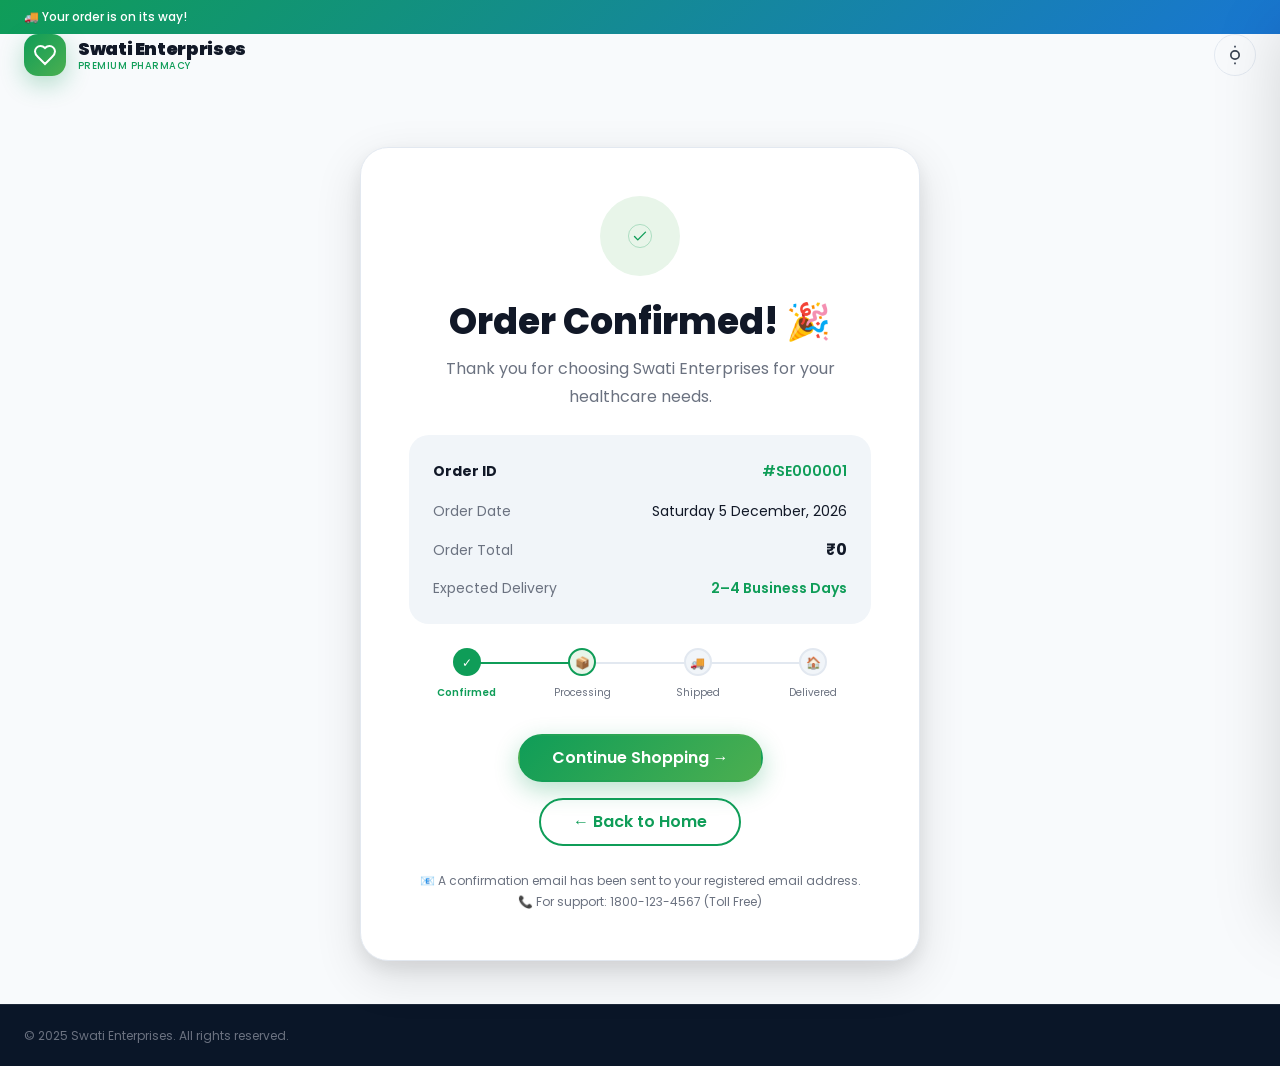
<file: success.html>
<!DOCTYPE html>
<html lang="en" data-theme="light">
<head>
  <meta charset="UTF-8">
  <meta name="viewport" content="width=device-width, initial-scale=1.0">
  <title>Order Confirmed! – Swati Enterprises</title>
  <link rel="icon" href="images/icons/favicon.svg" type="image/svg+xml">
  <link rel="stylesheet" href="css/style.css">
  <link rel="stylesheet" href="css/responsive.css">
  <script type="module" src="js/app.js" defer></script>
</head>
<body>
<div id="page-loader"><div class="loader-ring"></div></div>
<div id="toast-container"></div>
<button id="scroll-top" aria-label="Scroll to top"><svg viewBox="0 0 24 24" fill="none" stroke="currentColor" stroke-width="2.5"><polyline points="18 15 12 9 6 15"/></svg></button>
<div class="overlay" id="mobile-overlay"></div>
<nav class="mobile-menu" id="mobile-menu"><div class="mobile-menu-header"><div class="logo"><div class="logo-icon"><svg viewBox="0 0 24 24" fill="none" stroke="currentColor" stroke-width="2"><path d="M19 14c1.49-1.46 3-3.21 3-5.5A5.5 5.5 0 0 0 16.5 3c-1.76 0-3 .5-4.5 2-1.5-1.5-2.74-2-4.5-2A5.5 5.5 0 0 0 2 8.5c0 2.3 1.5 4.05 3 5.5l7 7Z"/></svg></div><span class="logo-name" style="font-size:var(--text-base);font-weight:800">Swati Enterprises</span></div><button id="mobile-menu-close" class="btn-icon"><svg viewBox="0 0 24 24" fill="none" stroke="currentColor" stroke-width="2"><line x1="18" y1="6" x2="6" y2="18"/><line x1="6" y1="6" x2="18" y2="18"/></svg></button></div><a href="index.html" class="nav-link">🏠 Home</a></nav>
<div class="top-bar"><div class="container"><div class="top-bar-inner"><span>🚚 Your order is on its way!</span></div></div></div>
<header class="navbar" id="navbar"><div class="container"><div class="nav-inner"><a href="index.html" class="logo"><div class="logo-icon"><svg viewBox="0 0 24 24" fill="none" stroke="currentColor" stroke-width="2"><path d="M19 14c1.49-1.46 3-3.21 3-5.5A5.5 5.5 0 0 0 16.5 3c-1.76 0-3 .5-4.5 2-1.5-1.5-2.74-2-4.5-2A5.5 5.5 0 0 0 2 8.5c0 2.3 1.5 4.05 3 5.5l7 7Z"/></svg></div><div class="logo-text"><span class="logo-name">Swati Enterprises</span><span class="logo-tag">Premium Pharmacy</span></div></a><div class="nav-actions" style="margin-left:auto"><button class="theme-toggle" id="theme-toggle-btn"><svg class="icon-sun" viewBox="0 0 24 24" fill="none" stroke="currentColor" stroke-width="2"><circle cx="12" cy="12" r="5"/><line x1="12" y1="1" x2="12" y2="3"/><line x1="12" y1="21" x2="12" y2="23"/></svg><svg class="icon-moon" viewBox="0 0 24 24" fill="none" stroke="currentColor" stroke-width="2"><path d="M21 12.79A9 9 0 1 1 11.21 3 7 7 0 0 0 21 12.79z"/></svg></button><button class="hamburger" id="hamburger-btn"><span class="hamburger-line"></span><span class="hamburger-line"></span><span class="hamburger-line"></span></button></div></div></div></header>

<main>
  <div class="success-page">
    <div class="success-card animate-fade-in-up">
      <!-- Animated checkmark -->
      <div class="success-icon">
        <svg viewBox="0 0 52 52" style="width:50px;height:50px">
          <circle cx="26" cy="26" r="25" fill="none" stroke="var(--clr-primary)" stroke-width="2" opacity="0.3"/>
          <path fill="none" stroke="var(--clr-primary)" stroke-width="3" stroke-linecap="round" stroke-linejoin="round" d="M14.1 27.2l7.1 7.2 16.7-16.8" style="stroke-dasharray:100;stroke-dashoffset:100;animation:checkmark 0.6s ease 0.5s forwards"/>
        </svg>
      </div>

      <h1 style="font-size:var(--text-3xl);font-weight:800;color:var(--clr-text);margin-bottom:var(--space-3)">Order Confirmed! 🎉</h1>
      <p style="color:var(--clr-text-muted);margin-bottom:var(--space-6)">Thank you for choosing Swati Enterprises for your healthcare needs.</p>

      <!-- Order Details -->
      <div style="background:var(--clr-bg-alt);border-radius:var(--radius-xl);padding:var(--space-6);margin-bottom:var(--space-6);text-align:left">
        <div style="display:flex;justify-content:space-between;align-items:center;margin-bottom:var(--space-4)">
          <span style="font-size:var(--text-sm);font-weight:700;color:var(--clr-text)">Order ID</span>
          <span style="font-size:var(--text-sm);font-weight:600;color:var(--clr-primary)" id="order-id">#SE000001</span>
        </div>
        <div style="display:flex;justify-content:space-between;align-items:center;margin-bottom:var(--space-3)">
          <span style="font-size:var(--text-sm);color:var(--clr-text-muted)">Order Date</span>
          <span style="font-size:var(--text-sm);color:var(--clr-text)" id="order-date">Today</span>
        </div>
        <div style="display:flex;justify-content:space-between;align-items:center;margin-bottom:var(--space-3)">
          <span style="font-size:var(--text-sm);color:var(--clr-text-muted)">Order Total</span>
          <span style="font-size:var(--text-base);font-weight:700;color:var(--clr-text)" id="order-total">₹0</span>
        </div>
        <div style="display:flex;justify-content:space-between;align-items:center">
          <span style="font-size:var(--text-sm);color:var(--clr-text-muted)">Expected Delivery</span>
          <span style="font-size:var(--text-sm);font-weight:600;color:var(--clr-primary)">2–4 Business Days</span>
        </div>
      </div>

      <!-- Progress steps -->
      <div style="margin-bottom:var(--space-8)">
        <div style="display:flex;justify-content:space-between;position:relative;margin-bottom:var(--space-4)">
          <div style="position:absolute;top:14px;left:12.5%;right:12.5%;height:2px;background:var(--clr-border)"></div>
          <div style="position:absolute;top:14px;left:12.5%;width:25%;height:2px;background:var(--clr-primary)"></div>
          <div style="text-align:center;flex:1">
            <div style="width:28px;height:28px;border-radius:50%;background:var(--clr-primary);margin:0 auto 8px;display:flex;align-items:center;justify-content:center;color:#fff;font-size:12px;position:relative;z-index:1">✓</div>
            <div style="font-size:10px;color:var(--clr-primary);font-weight:600">Confirmed</div>
          </div>
          <div style="text-align:center;flex:1">
            <div style="width:28px;height:28px;border-radius:50%;background:var(--clr-green-50);border:2px solid var(--clr-primary);margin:0 auto 8px;display:flex;align-items:center;justify-content:center;font-size:12px;position:relative;z-index:1">📦</div>
            <div style="font-size:10px;color:var(--clr-text-muted)">Processing</div>
          </div>
          <div style="text-align:center;flex:1">
            <div style="width:28px;height:28px;border-radius:50%;background:var(--clr-bg-alt);border:2px solid var(--clr-border);margin:0 auto 8px;display:flex;align-items:center;justify-content:center;font-size:12px;position:relative;z-index:1">🚚</div>
            <div style="font-size:10px;color:var(--clr-text-muted)">Shipped</div>
          </div>
          <div style="text-align:center;flex:1">
            <div style="width:28px;height:28px;border-radius:50%;background:var(--clr-bg-alt);border:2px solid var(--clr-border);margin:0 auto 8px;display:flex;align-items:center;justify-content:center;font-size:12px;position:relative;z-index:1">🏠</div>
            <div style="font-size:10px;color:var(--clr-text-muted)">Delivered</div>
          </div>
        </div>
      </div>

      <div style="display:flex;gap:var(--space-4);justify-content:center;flex-wrap:wrap">
        <a href="shop.html" class="btn btn-primary btn-lg">Continue Shopping →</a>
        <a href="index.html" class="btn btn-outline btn-lg">← Back to Home</a>
      </div>

      <p style="margin-top:var(--space-6);font-size:var(--text-xs);color:var(--clr-text-muted)">
        📧 A confirmation email has been sent to your registered email address.<br>
        📞 For support: 1800-123-4567 (Toll Free)
      </p>
    </div>
  </div>
</main>
<footer class="footer"><div class="footer-bottom"><div class="container"><div class="footer-bottom-inner"><p class="footer-copy">© 2025 Swati Enterprises. All rights reserved.</p></div></div></div></footer>
</body>
</html>
</file>
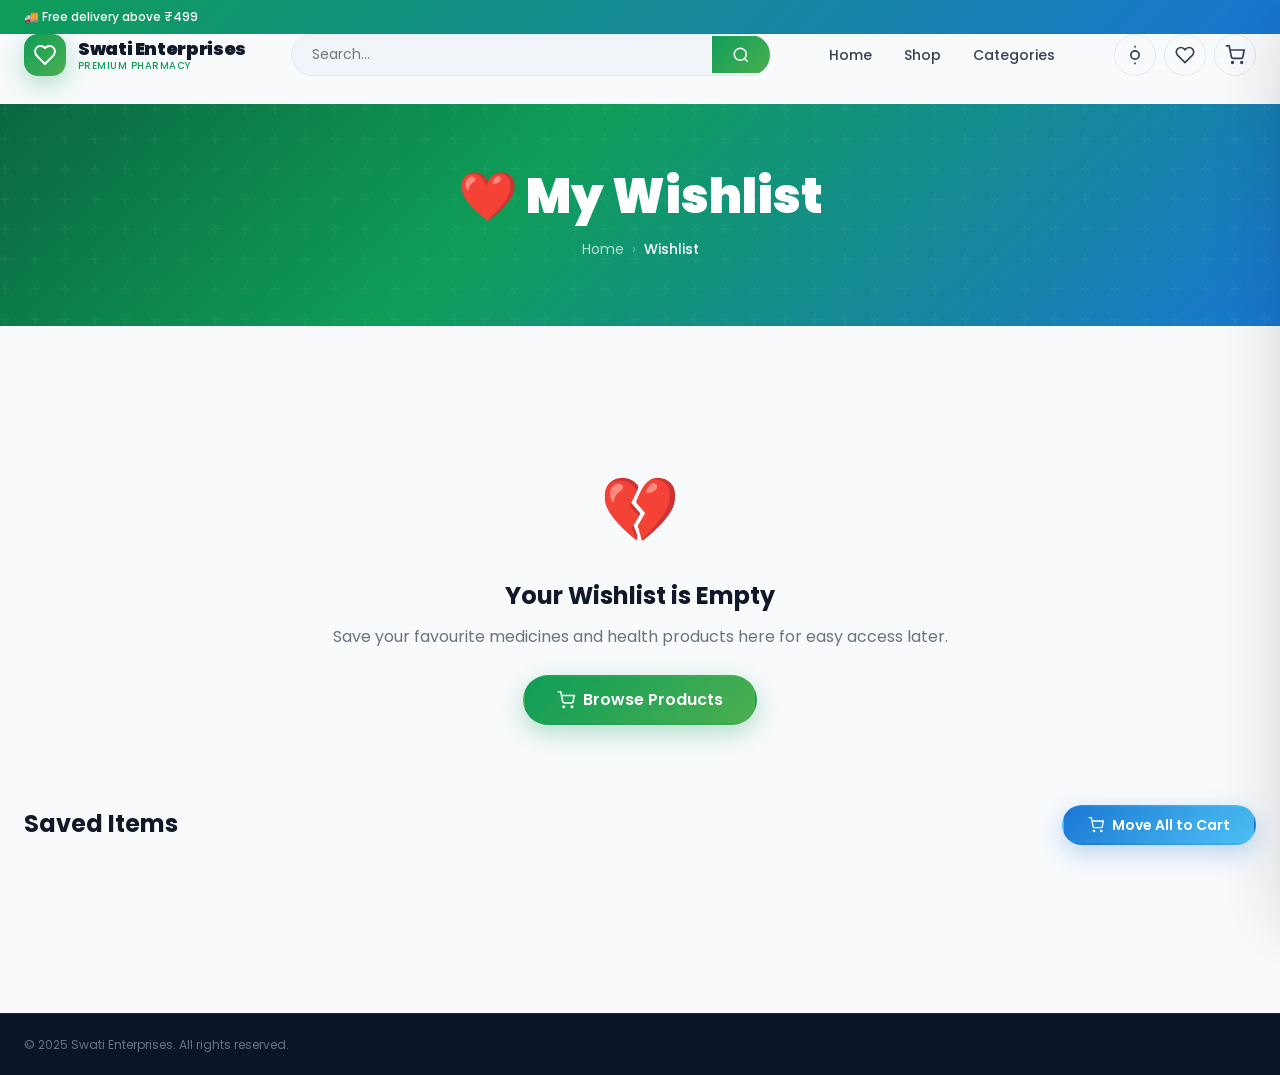
<file: wishlist.html>
<!DOCTYPE html>
<html lang="en" data-theme="light">
<head>
  <meta charset="UTF-8">
  <meta name="viewport" content="width=device-width, initial-scale=1.0">
  <meta name="description" content="Your wishlist at Swati Enterprises. Save your favourite medicines and health products.">
  <title>Wishlist – Swati Enterprises</title>
  <link rel="icon" href="images/icons/favicon.svg" type="image/svg+xml">
  <link rel="stylesheet" href="css/style.css">
  <link rel="stylesheet" href="css/responsive.css">
  <script type="module" src="js/app.js" defer></script>
</head>
<body>
<div id="page-loader"><div class="loader-ring"></div></div>
<div id="toast-container"></div>
<button id="scroll-top" aria-label="Scroll to top"><svg viewBox="0 0 24 24" fill="none" stroke="currentColor" stroke-width="2.5"><polyline points="18 15 12 9 6 15"/></svg></button>
<div class="overlay" id="mobile-overlay"></div>
<nav class="mobile-menu" id="mobile-menu"><div class="mobile-menu-header"><div class="logo"><div class="logo-icon"><svg viewBox="0 0 24 24" fill="none" stroke="currentColor" stroke-width="2"><path d="M19 14c1.49-1.46 3-3.21 3-5.5A5.5 5.5 0 0 0 16.5 3c-1.76 0-3 .5-4.5 2-1.5-1.5-2.74-2-4.5-2A5.5 5.5 0 0 0 2 8.5c0 2.3 1.5 4.05 3 5.5l7 7Z"/></svg></div><span class="logo-name" style="font-size:var(--text-base);font-weight:800">Swati Enterprises</span></div><button id="mobile-menu-close" class="btn-icon"><svg viewBox="0 0 24 24" fill="none" stroke="currentColor" stroke-width="2"><line x1="18" y1="6" x2="6" y2="18"/><line x1="6" y1="6" x2="18" y2="18"/></svg></button></div><a href="index.html" class="nav-link">🏠 Home</a><a href="shop.html" class="nav-link">🛍️ Shop</a></nav>
<div class="modal-overlay" id="quick-view-modal" role="dialog" aria-modal="true"><div class="modal"><div class="modal-header"><h2 style="font-size:var(--text-lg);font-weight:700">Quick View</h2><button id="modal-close-btn" class="modal-close-btn"><svg viewBox="0 0 24 24" fill="none" stroke="currentColor" stroke-width="2"><line x1="18" y1="6" x2="6" y2="18"/><line x1="6" y1="6" x2="18" y2="18"/></svg></button></div><div class="modal-body" id="modal-body"></div></div></div>
<div class="top-bar"><div class="container"><div class="top-bar-inner"><span>🚚 Free delivery above ₹499</span></div></div></div>
<header class="navbar" id="navbar"><div class="container"><div class="nav-inner"><a href="index.html" class="logo"><div class="logo-icon"><svg viewBox="0 0 24 24" fill="none" stroke="currentColor" stroke-width="2"><path d="M19 14c1.49-1.46 3-3.21 3-5.5A5.5 5.5 0 0 0 16.5 3c-1.76 0-3 .5-4.5 2-1.5-1.5-2.74-2-4.5-2A5.5 5.5 0 0 0 2 8.5c0 2.3 1.5 4.05 3 5.5l7 7Z"/></svg></div><div class="logo-text"><span class="logo-name">Swati Enterprises</span><span class="logo-tag">Premium Pharmacy</span></div></a><div class="nav-search hide-mobile"><form class="nav-search-form" id="nav-search-form"><input type="search" class="nav-search-input" id="nav-search-input" placeholder="Search..." autocomplete="off"><button type="submit" class="nav-search-btn"><svg viewBox="0 0 24 24" fill="none" stroke="currentColor" stroke-width="2"><circle cx="11" cy="11" r="8"/><path d="m21 21-4.35-4.35"/></svg></button></form><div class="search-suggestions" id="search-suggestions"></div></div><nav class="nav-menu"><a href="index.html" class="nav-link">Home</a><a href="shop.html" class="nav-link">Shop</a><a href="categories.html" class="nav-link">Categories</a></nav><div class="nav-actions"><button class="theme-toggle" id="theme-toggle-btn"><svg class="icon-sun" viewBox="0 0 24 24" fill="none" stroke="currentColor" stroke-width="2"><circle cx="12" cy="12" r="5"/><line x1="12" y1="1" x2="12" y2="3"/><line x1="12" y1="21" x2="12" y2="23"/></svg><svg class="icon-moon" viewBox="0 0 24 24" fill="none" stroke="currentColor" stroke-width="2"><path d="M21 12.79A9 9 0 1 1 11.21 3 7 7 0 0 0 21 12.79z"/></svg></button><a href="wishlist.html" class="nav-action-btn"><svg viewBox="0 0 24 24" fill="none" stroke="currentColor" stroke-width="2"><path d="M20.84 4.61a5.5 5.5 0 0 0-7.78 0L12 5.67l-1.06-1.06a5.5 5.5 0 0 0-7.78 7.78l1.06 1.06L12 21.23l7.78-7.78 1.06-1.06a5.5 5.5 0 0 0 0-7.78z"/></svg><span class="nav-badge wishlist-badge" style="display:none">0</span></a><a href="cart.html" class="nav-action-btn"><svg viewBox="0 0 24 24" fill="none" stroke="currentColor" stroke-width="2"><circle cx="9" cy="21" r="1"/><circle cx="20" cy="21" r="1"/><path d="M1 1h4l2.68 13.39a2 2 0 0 0 2 1.61h9.72a2 2 0 0 0 2-1.61L23 6H6"/></svg><span class="nav-badge cart-badge" style="display:none">0</span></a><button class="hamburger" id="hamburger-btn"><span class="hamburger-line"></span><span class="hamburger-line"></span><span class="hamburger-line"></span></button></div></div></div></header>

<div class="page-header"><div class="container"><div class="page-header-inner"><h1 class="page-header-title">❤️ My Wishlist</h1><nav class="breadcrumb"><a href="index.html">Home</a><span class="breadcrumb-sep">›</span><span class="breadcrumb-current">Wishlist</span></nav></div></div></div>

<main>
  <div class="container" style="padding-block:var(--space-12)">
    <!-- Empty State -->
    <div id="wishlist-empty" class="empty-state">
      <div class="empty-state-icon">💔</div>
      <h2 class="empty-state-title">Your Wishlist is Empty</h2>
      <p class="empty-state-desc">Save your favourite medicines and health products here for easy access later.</p>
      <a href="shop.html" class="btn btn-primary btn-lg">
        <svg viewBox="0 0 24 24" fill="none" stroke="currentColor" stroke-width="2" style="width:18px;height:18px"><circle cx="9" cy="21" r="1"/><circle cx="20" cy="21" r="1"/><path d="M1 1h4l2.68 13.39a2 2 0 0 0 2 1.61h9.72a2 2 0 0 0 2-1.61L23 6H6"/></svg>
        Browse Products
      </a>
    </div>

    <!-- Wishlist Content -->
    <div id="wishlist-content-area">
      <div class="flex-between mb-6">
        <h2 style="font-size:var(--text-xl);font-weight:700;color:var(--clr-text)">Saved Items</h2>
        <button class="btn btn-secondary" id="move-all-to-cart">
          <svg viewBox="0 0 24 24" fill="none" stroke="currentColor" stroke-width="2" style="width:16px;height:16px"><circle cx="9" cy="21" r="1"/><circle cx="20" cy="21" r="1"/><path d="M1 1h4l2.68 13.39a2 2 0 0 0 2 1.61h9.72a2 2 0 0 0 2-1.61L23 6H6"/></svg>
          Move All to Cart
        </button>
      </div>
      <div class="wishlist-grid" id="wishlist-container"></div>
    </div>
  </div>
</main>

<footer class="footer"><div class="footer-bottom"><div class="container"><div class="footer-bottom-inner"><p class="footer-copy">© 2025 Swati Enterprises. All rights reserved.</p></div></div></div></footer>
</body>
</html>
</file>
<file: css/style.css>
/* ===========================
   SWATI ENTERPRISES - MAIN STYLES
   =========================== */
@import url('https://fonts.googleapis.com/css2?family=Poppins:ital,wght@0,300;0,400;0,500;0,600;0,700;0,800;0,900;1,400&display=swap');
@import 'variables.css';
@import 'animations.css';
@import 'utilities.css';

/* ── Reset & Base ── */
*, *::before, *::after { box-sizing: border-box; margin: 0; padding: 0; }
html { font-size: 16px; scroll-behavior: smooth; -webkit-text-size-adjust: 100%; }
body {
  font-family: var(--font-sans);
  font-size: var(--text-base);
  color: var(--clr-text);
  background: var(--clr-bg);
  line-height: var(--leading-relaxed);
  overflow-x: hidden;
  transition: background var(--dur-slow) var(--ease-out),
              color var(--dur-slow) var(--ease-out);
}
img, video { display: block; max-width: 100%; }
svg { display: block; overflow: visible; }
/* Prevent icon SVGs without explicit dimensions from expanding */
button svg, a svg, .nav-action-btn svg, .hamburger svg,
.scroll-top svg, .theme-toggle svg, .slider-btn svg,
.btn svg, .modal-close-btn svg, .faq-chevron {
  flex-shrink: 0;
}
/* Constrain bare SVGs in button contexts that don't have width/height attrs */
:not([width]):not([height]) > svg:not([width]):not([height]) {
  max-width: 24px;
  max-height: 24px;
}
a { text-decoration: none; color: inherit; }
button, input, select, textarea { font-family: inherit; }
ul, ol { list-style: none; }
p { color: var(--clr-text-muted); line-height: var(--leading-relaxed); }
h1,h2,h3,h4,h5,h6 { font-weight: var(--fw-bold); line-height: var(--leading-tight); color: var(--clr-text); }
select { appearance: none; }

/* ── ===== NAVBAR ===== ── */
.navbar {
  position: sticky;
  top: 0;
  left: 0;
  width: 100%;
  height: var(--nav-h);
  z-index: var(--z-sticky);
  transition: all var(--dur-slow) var(--ease-out);
  border-bottom: 1px solid transparent;
}
.navbar.scrolled {
  background: rgba(255,255,255,0.92);
  backdrop-filter: blur(20px);
  -webkit-backdrop-filter: blur(20px);
  border-bottom-color: var(--clr-border);
  box-shadow: var(--shadow-sm);
}
[data-theme="dark"] .navbar.scrolled {
  background: rgba(15,23,42,0.92);
  border-bottom-color: var(--clr-border);
}
.nav-inner {
  display: flex;
  align-items: center;
  justify-content: space-between;
  height: 100%;
  gap: var(--space-6);
}

/* Top bar */
.top-bar {
  background: var(--grad-primary);
  color: #fff;
  font-size: var(--text-xs);
  font-weight: var(--fw-medium);
  padding: 0.4rem 0;
}
.top-bar-inner {
  display: flex;
  align-items: center;
  justify-content: space-between;
  flex-wrap: wrap;
  gap: var(--space-2);
}
.top-bar a { color: rgba(255,255,255,0.9); }
.top-bar a:hover { color: #fff; }
.top-bar-links { display: flex; gap: var(--space-6); }

/* Logo */
.logo { display: flex; align-items: center; gap: var(--space-3); text-decoration: none; flex-shrink: 0; }
.logo-icon {
  width: 42px; height: 42px;
  background: var(--grad-green);
  border-radius: var(--radius-lg);
  display: flex; align-items: center; justify-content: center;
  box-shadow: var(--shadow-green);
  flex-shrink: 0;
}
.logo-icon svg { width: 24px; height: 24px; color: #fff; }
.logo-text { display: flex; flex-direction: column; line-height: 1.2; }
.logo-name {
  font-size: var(--text-md);
  font-weight: var(--fw-black);
  color: var(--clr-text);
  letter-spacing: -0.02em;
}
.logo-tag {
  font-size: 0.6rem;
  font-weight: var(--fw-medium);
  color: var(--clr-primary);
  letter-spacing: 0.05em;
  text-transform: uppercase;
}

/* Nav Search Bar */
.nav-search {
  flex: 1;
  max-width: 480px;
  position: relative;
}
.nav-search-form {
  display: flex;
  align-items: center;
  background: var(--clr-bg-alt);
  border: 1.5px solid var(--clr-border);
  border-radius: var(--radius-full);
  overflow: hidden;
  transition: var(--transition);
}
.nav-search-form:focus-within {
  border-color: var(--clr-primary);
  background: var(--clr-surface);
  box-shadow: 0 0 0 3px rgba(15,157,88,0.1);
}
.nav-search-input {
  flex: 1;
  padding: 0.6rem 1rem 0.6rem 1.25rem;
  background: transparent;
  border: none;
  outline: none;
  font-size: var(--text-sm);
  color: var(--clr-text);
}
.nav-search-btn {
  padding: 0.6rem 1.25rem;
  background: var(--grad-green);
  border: none;
  color: #fff;
  cursor: pointer;
  display: flex;
  align-items: center;
  justify-content: center;
  transition: var(--transition);
}
.nav-search-btn:hover { background: var(--clr-green-600); }
.nav-search-btn svg { width: 18px; height: 18px; }
.search-suggestions {
  position: absolute;
  top: calc(100% + 8px);
  left: 0; right: 0;
  background: var(--clr-surface);
  border: 1px solid var(--clr-border);
  border-radius: var(--radius-xl);
  box-shadow: var(--shadow-xl);
  z-index: var(--z-dropdown);
  overflow: hidden;
  display: none;
  max-height: 400px;
  overflow-y: auto;
}
.search-suggestions.open { display: block; }
.suggestion-item {
  display: flex;
  align-items: center;
  gap: var(--space-3);
  padding: var(--space-3) var(--space-4);
  cursor: pointer;
  transition: var(--transition);
  font-size: var(--text-sm);
  color: var(--clr-text);
}
.suggestion-item:hover { background: var(--clr-bg-alt); }
.suggestion-item img { width: 40px; height: 40px; object-fit: contain; border-radius: var(--radius-sm); }
.suggestion-icon { color: var(--clr-text-muted); flex-shrink: 0; }

/* Nav Links */
.nav-menu { display: flex; align-items: center; gap: var(--space-1); }
.nav-link {
  padding: 0.5rem 0.875rem;
  font-size: var(--text-sm);
  font-weight: var(--fw-medium);
  color: var(--clr-text-2);
  border-radius: var(--radius-full);
  transition: var(--transition);
  white-space: nowrap;
  position: relative;
}
.nav-link:hover, .nav-link.active {
  color: var(--clr-primary);
  background: var(--clr-green-50);
}
.nav-link.active::after {
  content: '';
  position: absolute;
  bottom: -2px; left: 50%;
  transform: translateX(-50%);
  width: 4px; height: 4px;
  border-radius: 50%;
  background: var(--clr-primary);
}

/* Nav Actions */
.nav-actions { display: flex; align-items: center; gap: var(--space-2); }
.nav-action-btn {
  position: relative;
  width: 42px; height: 42px;
  border-radius: var(--radius-full);
  background: transparent;
  border: 1.5px solid var(--clr-border);
  display: flex; align-items: center; justify-content: center;
  cursor: pointer;
  color: var(--clr-text-2);
  transition: var(--transition);
}
.nav-action-btn:hover {
  background: var(--clr-green-50);
  border-color: var(--clr-primary);
  color: var(--clr-primary);
}
.nav-action-btn svg { width: 20px; height: 20px; }
.nav-badge {
  position: absolute;
  top: -4px; right: -4px;
  min-width: 18px; height: 18px;
  background: var(--clr-red);
  color: #fff;
  font-size: 10px;
  font-weight: var(--fw-bold);
  border-radius: var(--radius-full);
  display: flex; align-items: center; justify-content: center;
  padding: 0 4px;
  border: 2px solid var(--clr-bg);
  line-height: 1;
}

/* Theme Toggle */
.theme-toggle {
  width: 42px; height: 42px;
  border-radius: var(--radius-full);
  background: transparent;
  border: 1.5px solid var(--clr-border);
  display: flex; align-items: center; justify-content: center;
  cursor: pointer;
  color: var(--clr-text-2);
  transition: var(--transition);
}
.theme-toggle:hover { background: var(--clr-bg-alt); color: var(--clr-amber); border-color: var(--clr-amber); }
.theme-toggle svg { width: 20px; height: 20px; }
.icon-sun, .icon-moon { display: none; }
[data-theme="light"] .icon-sun { display: block; }
[data-theme="dark"] .icon-moon { display: block; }

/* Hamburger */
.hamburger {
  display: none;
  width: 42px; height: 42px;
  border-radius: var(--radius-full);
  background: transparent;
  border: 1.5px solid var(--clr-border);
  align-items: center; justify-content: center;
  cursor: pointer;
  flex-direction: column;
  gap: 5px;
  transition: var(--transition);
}
.hamburger-line {
  width: 20px; height: 2px;
  background: var(--clr-text);
  border-radius: 2px;
  transition: var(--transition);
}
.hamburger.open .hamburger-line:nth-child(1) { transform: rotate(45deg) translate(5px, 5px); }
.hamburger.open .hamburger-line:nth-child(2) { opacity: 0; }
.hamburger.open .hamburger-line:nth-child(3) { transform: rotate(-45deg) translate(5px, -5px); }

/* Mobile Menu */
.mobile-menu {
  position: fixed;
  top: 0; right: 0;
  width: 320px;
  height: 100vh;
  background: var(--clr-surface);
  z-index: var(--z-modal);
  box-shadow: var(--shadow-2xl);
  transform: translateX(100%);
  transition: transform var(--dur-slow) var(--ease-out);
  overflow-y: auto;
  padding: var(--space-6);
}
.mobile-menu.open { transform: translateX(0); }
.mobile-menu-header { display: flex; justify-content: space-between; align-items: center; margin-bottom: var(--space-8); }
.mobile-menu .nav-link {
  display: flex;
  align-items: center;
  gap: var(--space-3);
  padding: var(--space-3) var(--space-4);
  border-radius: var(--radius-lg);
  font-size: var(--text-base);
  color: var(--clr-text);
  width: 100%;
  margin-bottom: var(--space-1);
}
.mobile-menu .nav-link:hover { background: var(--clr-green-50); color: var(--clr-primary); }

/* ── ===== HERO SECTION ===== ── */
.hero {
  position: relative;
  min-height: calc(100vh - var(--nav-h));
  background: var(--grad-hero);
  overflow: hidden;
  display: flex;
  align-items: center;
}
.hero::before {
  content: '';
  position: absolute;
  inset: 0;
  background: url("data:image/svg+xml,%3Csvg width='60' height='60' viewBox='0 0 60 60' xmlns='http://www.w3.org/2000/svg'%3E%3Cg fill='none' fill-rule='evenodd'%3E%3Cg fill='%23ffffff' fill-opacity='0.04'%3E%3Cpath d='M36 34v-4h-2v4h-4v2h4v4h2v-4h4v-2h-4zm0-30V0h-2v4h-4v2h4v4h2V6h4V4h-4zM6 34v-4H4v4H0v2h4v4h2v-4h4v-2H6zM6 4V0H4v4H0v2h4v4h2V6h4V4H6z'/%3E%3C/g%3E%3C/g%3E%3C/svg%3E");
  pointer-events: none;
}
.hero-blob {
  position: absolute;
  border-radius: 50%;
  filter: blur(60px);
  opacity: 0.3;
  pointer-events: none;
}
.hero-blob-1 { width: 600px; height: 600px; background: rgba(79,195,247,0.4); top: -200px; right: -100px; animation: floatSlow 8s ease-in-out infinite; }
.hero-blob-2 { width: 400px; height: 400px; background: rgba(15,157,88,0.5); bottom: -100px; left: -50px; animation: floatSlow 10s ease-in-out infinite reverse; }
.hero-content {
  position: relative;
  z-index: 2;
  display: grid;
  grid-template-columns: 1fr 1fr;
  align-items: center;
  gap: var(--space-16);
  padding-block: var(--space-20);
}
.hero-text {}
.hero-badge {
  display: inline-flex;
  align-items: center;
  gap: var(--space-2);
  padding: 0.4rem 1rem;
  background: rgba(255,255,255,0.15);
  backdrop-filter: blur(10px);
  border: 1px solid rgba(255,255,255,0.25);
  border-radius: var(--radius-full);
  font-size: var(--text-xs);
  font-weight: var(--fw-semi);
  color: #fff;
  letter-spacing: 0.05em;
  margin-bottom: var(--space-6);
}
.hero-badge-dot { width: 8px; height: 8px; border-radius: 50%; background: #4FC3F7; animation: pulseSoft 2s infinite; }
.hero-title {
  font-size: clamp(var(--text-3xl), 5vw, var(--text-5xl));
  font-weight: var(--fw-black);
  color: #fff;
  line-height: 1.1;
  margin-bottom: var(--space-6);
  letter-spacing: -0.02em;
}
.hero-title span { color: #4FC3F7; }
.hero-desc {
  font-size: var(--text-md);
  color: rgba(255,255,255,0.85);
  line-height: var(--leading-relaxed);
  margin-bottom: var(--space-8);
  max-width: 480px;
}
.hero-actions { display: flex; align-items: center; gap: var(--space-4); flex-wrap: wrap; }
.hero-stats { display: flex; gap: var(--space-8); margin-top: var(--space-10); flex-wrap: wrap; }
.hero-stat {}
.hero-stat-num {
  font-size: var(--text-2xl);
  font-weight: var(--fw-black);
  color: #fff;
  line-height: 1;
}
.hero-stat-label { font-size: var(--text-xs); color: rgba(255,255,255,0.7); margin-top: 2px; }

.hero-image-wrap {
  position: relative;
  display: flex;
  align-items: center;
  justify-content: center;
}
.hero-main-img {
  width: 100%;
  max-width: 500px;
  border-radius: var(--radius-2xl);
  box-shadow: 0 32px 80px rgba(0,0,0,0.3);
  object-fit: cover;
  animation: float 5s ease-in-out infinite;
}
.hero-floating-card {
  position: absolute;
  background: rgba(255,255,255,0.95);
  backdrop-filter: blur(16px);
  border-radius: var(--radius-xl);
  padding: var(--space-4);
  box-shadow: var(--shadow-xl);
  display: flex;
  align-items: center;
  gap: var(--space-3);
  animation: float 4s ease-in-out infinite;
}
[data-theme="dark"] .hero-floating-card { background: rgba(30,41,59,0.95); }
.hero-floating-card-1 { bottom: 60px; left: -30px; animation-delay: -1s; }
.hero-floating-card-2 { top: 60px; right: -20px; animation-delay: -2.5s; }
.hero-card-icon {
  width: 44px; height: 44px;
  border-radius: var(--radius-md);
  display: flex; align-items: center; justify-content: center;
  font-size: 1.25rem;
  flex-shrink: 0;
}
.hero-card-icon-green { background: var(--clr-green-50); }
.hero-card-icon-blue  { background: var(--clr-blue-50); }
.hero-card-text strong { display: block; font-size: var(--text-sm); color: var(--clr-text); font-weight: var(--fw-semi); }
.hero-card-text span { font-size: var(--text-xs); color: var(--clr-text-muted); }

/* ── ===== CATEGORY STRIP ===== ── */
.category-strip { padding: var(--space-12) 0; background: var(--clr-surface); border-bottom: 1px solid var(--clr-border); }
.category-scroll { display: flex; gap: var(--space-4); overflow-x: auto; padding-bottom: var(--space-2); scroll-snap-type: x mandatory; scrollbar-width: none; -ms-overflow-style: none; }
.category-scroll::-webkit-scrollbar { display: none; }
.cat-chip {
  display: flex;
  flex-direction: column;
  align-items: center;
  gap: var(--space-2);
  padding: var(--space-4) var(--space-5);
  background: var(--clr-bg);
  border: 2px solid var(--clr-border);
  border-radius: var(--radius-xl);
  cursor: pointer;
  transition: var(--transition);
  white-space: nowrap;
  scroll-snap-align: start;
  flex-shrink: 0;
  min-width: 90px;
  text-align: center;
}
.cat-chip:hover, .cat-chip.active {
  border-color: var(--clr-primary);
  background: var(--clr-green-50);
  transform: translateY(-3px);
  box-shadow: var(--shadow-green);
}
.cat-chip-icon { font-size: 1.75rem; }
.cat-chip-name { font-size: var(--text-xs); font-weight: var(--fw-semi); color: var(--clr-text-2); }
.cat-chip.active .cat-chip-name { color: var(--clr-primary); }

/* ── ===== PRODUCT CARD ===== ── */
.product-card {
  background: var(--clr-surface);
  border-radius: var(--radius-xl);
  border: 1px solid var(--clr-border);
  overflow: hidden;
  transition: var(--transition);
  position: relative;
  display: flex;
  flex-direction: column;
}
.product-card:hover {
  box-shadow: var(--shadow-lg);
  transform: translateY(-6px);
  border-color: var(--clr-border-2);
}
.product-card-image-wrap {
  position: relative;
  aspect-ratio: 1 / 1;
  background: var(--clr-bg-alt);
  overflow: hidden;
}
.product-card-img {
  width: 100%;
  height: 100%;
  object-fit: contain;
  padding: var(--space-4);
  transition: transform var(--dur-slow) var(--ease-out);
}
.product-card:hover .product-card-img { transform: scale(1.08); }
.product-card-badges { position: absolute; top: var(--space-3); left: var(--space-3); display: flex; flex-direction: column; gap: var(--space-1); z-index: 2; }
.product-card-actions { position: absolute; top: var(--space-3); right: var(--space-3); display: flex; flex-direction: column; gap: var(--space-2); z-index: 2; }
.product-action-btn {
  width: 36px; height: 36px;
  border-radius: var(--radius-full);
  background: var(--clr-surface);
  border: 1px solid var(--clr-border);
  display: flex; align-items: center; justify-content: center;
  cursor: pointer;
  color: var(--clr-text-muted);
  transition: var(--transition);
  box-shadow: var(--shadow-sm);
  transform: translateX(50px);
  opacity: 0;
}
.product-card:hover .product-action-btn { transform: translateX(0); opacity: 1; }
.product-action-btn:nth-child(2) { transition-delay: 60ms; }
.product-action-btn:nth-child(3) { transition-delay: 120ms; }
.product-action-btn:hover { background: var(--clr-primary); color: #fff; border-color: var(--clr-primary); transform: scale(1.1); }
.product-action-btn.active { color: var(--clr-red); border-color: var(--clr-red); background: var(--clr-red-light); }
.product-action-btn svg { width: 16px; height: 16px; }
.product-quick-view-bar {
  position: absolute;
  bottom: 0; left: 0; right: 0;
  background: var(--grad-green);
  color: #fff;
  text-align: center;
  padding: 0.75rem;
  font-size: var(--text-sm);
  font-weight: var(--fw-semi);
  cursor: pointer;
  transform: translateY(100%);
  transition: transform var(--dur-base) var(--ease-out);
}
.product-card:hover .product-quick-view-bar { transform: translateY(0); }

.product-card-body { padding: var(--space-4); flex: 1; display: flex; flex-direction: column; }
.product-brand { font-size: var(--text-xs); color: var(--clr-primary); font-weight: var(--fw-semi); text-transform: uppercase; letter-spacing: 0.05em; margin-bottom: var(--space-1); }
.product-name { font-size: var(--text-sm); font-weight: var(--fw-semi); color: var(--clr-text); margin-bottom: var(--space-2); line-height: 1.4; display: -webkit-box; -webkit-line-clamp: 2; -webkit-box-orient: vertical; overflow: hidden; }
.product-rating { display: flex; align-items: center; gap: var(--space-2); margin-bottom: var(--space-3); }
.product-rating-count { font-size: var(--text-xs); color: var(--clr-text-muted); }
.product-price-row { display: flex; align-items: center; gap: var(--space-3); margin-bottom: var(--space-4); flex-wrap: wrap; }
.product-price { font-size: var(--text-lg); font-weight: var(--fw-bold); color: var(--clr-primary); }
.product-mrp { font-size: var(--text-sm); color: var(--clr-text-light); text-decoration: line-through; }
.product-discount { font-size: var(--text-xs); font-weight: var(--fw-semi); color: var(--clr-red); }
.product-card-footer { margin-top: auto; }
.btn-add-cart {
  width: 100%;
  padding: 0.6rem;
  background: var(--clr-green-50);
  color: var(--clr-primary);
  border: 1.5px solid var(--clr-primary);
  border-radius: var(--radius-lg);
  font-size: var(--text-sm);
  font-weight: var(--fw-semi);
  cursor: pointer;
  transition: var(--transition);
  display: flex;
  align-items: center;
  justify-content: center;
  gap: var(--space-2);
}
.btn-add-cart:hover { background: var(--clr-primary); color: #fff; transform: none; }
.btn-add-cart svg { width: 16px; height: 16px; }

/* Products Grid */
.products-grid {
  display: grid;
  grid-template-columns: repeat(auto-fill, minmax(240px, 1fr));
  gap: var(--space-6);
}

/* ── ===== DEAL SECTION ===== ── */
.deal-section {
  background: linear-gradient(135deg, #0a1628 0%, #0F172A 100%);
  padding: var(--space-16) 0;
  position: relative;
  overflow: hidden;
}
.deal-section::before {
  content: '';
  position: absolute;
  inset: 0;
  background: radial-gradient(ellipse at 30% 50%, rgba(15,157,88,0.15) 0%, transparent 60%),
              radial-gradient(ellipse at 70% 50%, rgba(25,118,210,0.15) 0%, transparent 60%);
}
.deal-inner { position: relative; z-index: 1; display: grid; grid-template-columns: 1fr 1fr; gap: var(--space-16); align-items: center; }
.deal-tag { color: var(--clr-accent); font-size: var(--text-xs); font-weight: var(--fw-semi); letter-spacing: 0.1em; text-transform: uppercase; margin-bottom: var(--space-4); }
.deal-title { font-size: clamp(var(--text-2xl), 3.5vw, var(--text-4xl)); font-weight: var(--fw-black); color: #fff; margin-bottom: var(--space-4); line-height: 1.1; }
.deal-desc { color: rgba(255,255,255,0.7); margin-bottom: var(--space-6); line-height: var(--leading-relaxed); }
.deal-discount-badge { display: inline-block; padding: 0.4rem 1.25rem; background: var(--clr-red); color: #fff; font-size: var(--text-xl); font-weight: var(--fw-black); border-radius: var(--radius-full); margin-bottom: var(--space-6); }
.countdown-wrap { margin-bottom: var(--space-8); }
.countdown-label { font-size: var(--text-xs); color: rgba(255,255,255,0.6); margin-bottom: var(--space-3); text-transform: uppercase; letter-spacing: 0.08em; }
.countdown { display: flex; gap: var(--space-4); }
.countdown-unit {
  display: flex; flex-direction: column; align-items: center;
  background: rgba(255,255,255,0.08);
  backdrop-filter: blur(10px);
  border: 1px solid rgba(255,255,255,0.12);
  border-radius: var(--radius-lg);
  padding: var(--space-3) var(--space-4);
  min-width: 70px;
}
.countdown-num { font-size: var(--text-2xl); font-weight: var(--fw-black); color: #fff; line-height: 1; }
.countdown-sep { font-size: var(--text-2xl); font-weight: var(--fw-black); color: var(--clr-primary); align-self: center; margin-top: -8px; }
.countdown-unit-label { font-size: var(--text-xs); color: rgba(255,255,255,0.5); margin-top: 4px; }
.deal-product-card {
  background: rgba(255,255,255,0.05);
  backdrop-filter: blur(16px);
  border: 1px solid rgba(255,255,255,0.1);
  border-radius: var(--radius-2xl);
  padding: var(--space-8);
  text-align: center;
}
.deal-product-img { width: 250px; height: 250px; object-fit: contain; margin: 0 auto var(--space-6); animation: float 4s ease-in-out infinite; }
.deal-product-name { font-size: var(--text-xl); font-weight: var(--fw-bold); color: #fff; margin-bottom: var(--space-2); }
.deal-product-price { display: flex; align-items: center; justify-content: center; gap: var(--space-4); }
.deal-price-new { font-size: var(--text-3xl); font-weight: var(--fw-black); color: var(--clr-primary); }
.deal-price-old { font-size: var(--text-lg); color: rgba(255,255,255,0.4); text-decoration: line-through; }

/* ── ===== TESTIMONIALS ===== ── */
.testimonials-section { padding: var(--space-20) 0; background: var(--clr-bg-alt); }
.testimonials-slider { overflow: hidden; }
.testimonials-track { display: flex; gap: var(--space-6); transition: transform var(--dur-slower) var(--ease-out); }
.testimonial-card {
  flex-shrink: 0;
  width: calc(33.333% - 16px);
  background: var(--clr-surface);
  border-radius: var(--radius-xl);
  padding: var(--space-8);
  box-shadow: var(--shadow-card);
  border: 1px solid var(--clr-border);
  position: relative;
}
.testimonial-card::before { content: '\201C'; position: absolute; top: var(--space-4); right: var(--space-6); font-size: 5rem; color: var(--clr-primary); opacity: 0.12; line-height: 1; font-family: Georgia, serif; }
.testimonial-text { color: var(--clr-text-2); line-height: var(--leading-relaxed); margin-bottom: var(--space-6); font-size: var(--text-sm); }
.testimonial-author { display: flex; align-items: center; gap: var(--space-4); }
.testimonial-avatar { width: 48px; height: 48px; border-radius: 50%; object-fit: cover; border: 2px solid var(--clr-primary); }
.testimonial-avatar-placeholder { width: 48px; height: 48px; border-radius: 50%; background: var(--grad-green); display: flex; align-items: center; justify-content: center; color: #fff; font-weight: var(--fw-bold); font-size: var(--text-md); border: 2px solid var(--clr-primary); flex-shrink: 0; }
.testimonial-name { font-size: var(--text-sm); font-weight: var(--fw-semi); color: var(--clr-text); }
.testimonial-role { font-size: var(--text-xs); color: var(--clr-text-muted); }
.slider-controls { display: flex; align-items: center; justify-content: center; gap: var(--space-4); margin-top: var(--space-8); }
.slider-btn {
  width: 44px; height: 44px;
  border-radius: var(--radius-full);
  background: var(--clr-surface);
  border: 1.5px solid var(--clr-border);
  display: flex; align-items: center; justify-content: center;
  cursor: pointer;
  color: var(--clr-text-muted);
  transition: var(--transition);
  box-shadow: var(--shadow-sm);
}
.slider-btn:hover { background: var(--clr-primary); color: #fff; border-color: var(--clr-primary); }
.slider-btn svg { width: 18px; height: 18px; }
.slider-dots { display: flex; gap: var(--space-2); }
.slider-dot { width: 8px; height: 8px; border-radius: 50%; background: var(--clr-border-2); cursor: pointer; transition: var(--transition); }
.slider-dot.active { width: 24px; border-radius: var(--radius-full); background: var(--clr-primary); }

/* ── ===== FAQ ===== ── */
.faq-section { padding: var(--space-20) 0; }
.faq-item {
  background: var(--clr-surface);
  border: 1px solid var(--clr-border);
  border-radius: var(--radius-xl);
  margin-bottom: var(--space-3);
  overflow: hidden;
  transition: var(--transition);
}
.faq-item.open { border-color: var(--clr-primary); box-shadow: 0 0 0 3px rgba(15,157,88,0.08); }
.faq-question {
  display: flex;
  align-items: center;
  justify-content: space-between;
  gap: var(--space-4);
  padding: var(--space-5) var(--space-6);
  cursor: pointer;
  font-weight: var(--fw-medium);
  color: var(--clr-text);
  font-size: var(--text-sm);
  transition: var(--transition);
}
.faq-question:hover { color: var(--clr-primary); }
.faq-chevron {
  width: 20px; height: 20px;
  color: var(--clr-text-muted);
  transition: transform var(--dur-base) var(--ease-out);
  flex-shrink: 0;
}
.faq-item.open .faq-chevron { transform: rotate(180deg); color: var(--clr-primary); }
.faq-answer {
  max-height: 0;
  overflow: hidden;
  transition: max-height var(--dur-slow) var(--ease-out), padding var(--dur-base) ease;
}
.faq-item.open .faq-answer { max-height: 500px; }
.faq-answer-inner { padding: 0 var(--space-6) var(--space-5); color: var(--clr-text-muted); font-size: var(--text-sm); line-height: var(--leading-relaxed); border-top: 1px solid var(--clr-border); padding-top: var(--space-4); }

/* ── ===== NEWSLETTER ===== ── */
.newsletter-section {
  padding: var(--space-16) 0;
  background: var(--grad-primary);
  position: relative;
  overflow: hidden;
}
.newsletter-section::before {
  content: '';
  position: absolute;
  inset: 0;
  background: url("data:image/svg+xml,%3Csvg width='60' height='60' viewBox='0 0 60 60' xmlns='http://www.w3.org/2000/svg'%3E%3Cg fill='%23ffffff' fill-opacity='0.04'%3E%3Cpath d='M36 34v-4h-2v4h-4v2h4v4h2v-4h4v-2h-4zm0-30V0h-2v4h-4v2h4v4h2V6h4V4h-4zM6 34v-4H4v4H0v2h4v4h2v-4h4v-2H6zM6 4V0H4v4H0v2h4v4h2V6h4V4H6z'/%3E%3C/g%3E%3C/svg%3E");
}
.newsletter-inner { position: relative; z-index: 1; text-align: center; max-width: 600px; margin: 0 auto; }
.newsletter-title { font-size: clamp(var(--text-2xl), 4vw, var(--text-3xl)); font-weight: var(--fw-black); color: #fff; margin-bottom: var(--space-4); }
.newsletter-desc { color: rgba(255,255,255,0.8); margin-bottom: var(--space-8); }
.newsletter-form { display: flex; gap: var(--space-3); max-width: 480px; margin: 0 auto; }
.newsletter-input {
  flex: 1;
  padding: 0.875rem 1.5rem;
  background: rgba(255,255,255,0.15);
  backdrop-filter: blur(10px);
  border: 1.5px solid rgba(255,255,255,0.3);
  border-radius: var(--radius-full);
  color: #fff;
  font-family: var(--font-sans);
  font-size: var(--text-sm);
  outline: none;
  transition: var(--transition);
}
.newsletter-input::placeholder { color: rgba(255,255,255,0.6); }
.newsletter-input:focus { border-color: rgba(255,255,255,0.6); background: rgba(255,255,255,0.2); }

/* ── ===== FEATURES BAR ===== ── */
.features-bar { padding: var(--space-12) 0; background: var(--clr-surface); border-top: 1px solid var(--clr-border); }
.features-grid { display: grid; grid-template-columns: repeat(4, 1fr); gap: var(--space-6); }
.feature-item { display: flex; align-items: center; gap: var(--space-4); padding: var(--space-4); }
.feature-icon-wrap { width: 52px; height: 52px; border-radius: var(--radius-lg); background: var(--clr-green-50); display: flex; align-items: center; justify-content: center; flex-shrink: 0; color: var(--clr-primary); }
.feature-icon-wrap svg { width: 26px; height: 26px; }
.feature-title { font-size: var(--text-sm); font-weight: var(--fw-semi); color: var(--clr-text); margin-bottom: 2px; }
.feature-desc { font-size: var(--text-xs); color: var(--clr-text-muted); }

/* ── ===== FOOTER ===== ── */
.footer { background: #0a1628; color: rgba(255,255,255,0.75); }
.footer-main { padding: var(--space-16) 0; }
.footer-grid { display: grid; grid-template-columns: 2fr 1fr 1fr 1fr; gap: var(--space-12); }
.footer-brand { }
.footer-logo { display: flex; align-items: center; gap: var(--space-3); margin-bottom: var(--space-5); }
.footer-logo-icon { width: 42px; height: 42px; background: var(--grad-green); border-radius: var(--radius-lg); display: flex; align-items: center; justify-content: center; }
.footer-logo-icon svg { width: 24px; height: 24px; color: #fff; }
.footer-logo-name { font-size: var(--text-md); font-weight: var(--fw-black); color: #fff; }
.footer-desc { font-size: var(--text-sm); line-height: var(--leading-relaxed); margin-bottom: var(--space-6); max-width: 300px; }
.footer-social { display: flex; gap: var(--space-3); }
.social-btn {
  width: 38px; height: 38px;
  border-radius: var(--radius-full);
  background: rgba(255,255,255,0.08);
  border: 1px solid rgba(255,255,255,0.12);
  display: flex; align-items: center; justify-content: center;
  color: rgba(255,255,255,0.7);
  transition: var(--transition);
  cursor: pointer;
}
.social-btn:hover { background: var(--clr-primary); border-color: var(--clr-primary); color: #fff; transform: translateY(-2px); }
.social-btn svg { width: 18px; height: 18px; }
.footer-heading { font-size: var(--text-sm); font-weight: var(--fw-bold); color: #fff; margin-bottom: var(--space-5); }
.footer-links { display: flex; flex-direction: column; gap: var(--space-3); }
.footer-link { font-size: var(--text-sm); color: rgba(255,255,255,0.65); transition: var(--transition); }
.footer-link:hover { color: var(--clr-primary); padding-left: 4px; }
.footer-contact-item { display: flex; align-items: flex-start; gap: var(--space-3); font-size: var(--text-sm); color: rgba(255,255,255,0.65); margin-bottom: var(--space-4); }
.footer-contact-item svg { width: 16px; height: 16px; color: var(--clr-primary); flex-shrink: 0; margin-top: 2px; }
.footer-bottom { border-top: 1px solid rgba(255,255,255,0.08); padding: var(--space-5) 0; }
.footer-bottom-inner { display: flex; align-items: center; justify-content: space-between; gap: var(--space-4); flex-wrap: wrap; }
.footer-copy { font-size: var(--text-xs); }
.footer-legal { display: flex; gap: var(--space-6); }
.footer-legal a { font-size: var(--text-xs); color: rgba(255,255,255,0.5); transition: var(--transition); }
.footer-legal a:hover { color: var(--clr-primary); }

/* ── ===== PAGE HEADER ===== ── */
.page-header {
  background: var(--grad-hero);
  padding: var(--space-16) 0;
  position: relative;
  overflow: hidden;
}
.page-header::before { content: ''; position: absolute; inset: 0; background: url("data:image/svg+xml,%3Csvg width='60' height='60' viewBox='0 0 60 60' xmlns='http://www.w3.org/2000/svg'%3E%3Cg fill='%23ffffff' fill-opacity='0.04'%3E%3Cpath d='M36 34v-4h-2v4h-4v2h4v4h2v-4h4v-2h-4zm0-30V0h-2v4h-4v2h4v4h2V6h4V4h-4zM6 34v-4H4v4H0v2h4v4h2v-4h4v-2H6zM6 4V0H4v4H0v2h4v4h2V6h4V4H6z'/%3E%3C/g%3E%3C/svg%3E"); }
.page-header-inner { position: relative; z-index: 1; text-align: center; }
.page-header-title { font-size: clamp(var(--text-3xl), 5vw, var(--text-4xl)); font-weight: var(--fw-black); color: #fff; margin-bottom: var(--space-3); }
.breadcrumb { display: flex; align-items: center; justify-content: center; gap: var(--space-2); font-size: var(--text-sm); color: rgba(255,255,255,0.7); }
.breadcrumb a { color: rgba(255,255,255,0.7); transition: var(--transition); }
.breadcrumb a:hover { color: #fff; }
.breadcrumb-sep { color: rgba(255,255,255,0.4); }
.breadcrumb-current { color: #fff; font-weight: var(--fw-medium); }

/* ── ===== SIDEBAR FILTERS (Shop) ===== ── */
.shop-layout { display: grid; grid-template-columns: 260px 1fr; gap: var(--space-8); align-items: start; padding: var(--space-12) 0; }
.filter-sidebar { position: sticky; top: calc(var(--nav-h) + var(--space-4)); }
.filter-card { background: var(--clr-surface); border: 1px solid var(--clr-border); border-radius: var(--radius-xl); padding: var(--space-6); margin-bottom: var(--space-4); }
.filter-title { font-size: var(--text-sm); font-weight: var(--fw-bold); color: var(--clr-text); margin-bottom: var(--space-4); display: flex; align-items: center; justify-content: space-between; }
.filter-clear { font-size: var(--text-xs); color: var(--clr-primary); cursor: pointer; font-weight: var(--fw-medium); }
.filter-option { display: flex; align-items: center; gap: var(--space-3); padding: var(--space-2) 0; cursor: pointer; }
.filter-option input[type="checkbox"] { width: 16px; height: 16px; accent-color: var(--clr-primary); cursor: pointer; }
.filter-option-label { font-size: var(--text-sm); color: var(--clr-text-2); flex: 1; }
.filter-option-count { font-size: var(--text-xs); color: var(--clr-text-muted); }
.price-range-inputs { display: flex; gap: var(--space-3); margin-top: var(--space-4); }
.price-range-input { flex: 1; padding: 0.5rem 0.75rem; border: 1.5px solid var(--clr-border); border-radius: var(--radius-md); font-size: var(--text-sm); color: var(--clr-text); background: var(--clr-bg); font-family: var(--font-sans); outline: none; }
.price-range-input:focus { border-color: var(--clr-primary); }
input[type="range"] { width: 100%; accent-color: var(--clr-primary); margin-top: var(--space-3); }
.shop-toolbar { display: flex; align-items: center; justify-content: space-between; margin-bottom: var(--space-6); flex-wrap: wrap; gap: var(--space-4); }
.shop-count { font-size: var(--text-sm); color: var(--clr-text-muted); }
.sort-select {
  padding: 0.5rem 2rem 0.5rem 0.875rem;
  border: 1.5px solid var(--clr-border);
  border-radius: var(--radius-lg);
  font-size: var(--text-sm);
  color: var(--clr-text);
  background: var(--clr-surface);
  font-family: var(--font-sans);
  cursor: pointer;
  outline: none;
  appearance: none;
  background-image: url("data:image/svg+xml,%3Csvg xmlns='http://www.w3.org/2000/svg' width='16' height='16' viewBox='0 0 24 24' fill='none' stroke='%236B7280' stroke-width='2' stroke-linecap='round' stroke-linejoin='round'%3E%3Cpolyline points='6 9 12 15 18 9'/%3E%3C/svg%3E");
  background-repeat: no-repeat;
  background-position: right 0.625rem center;
  transition: var(--transition);
}
.sort-select:focus { border-color: var(--clr-primary); }
.view-toggle { display: flex; gap: var(--space-1); }
.view-btn { width: 36px; height: 36px; border: 1.5px solid var(--clr-border); border-radius: var(--radius-md); display: flex; align-items: center; justify-content: center; cursor: pointer; color: var(--clr-text-muted); background: var(--clr-surface); transition: var(--transition); }
.view-btn.active { border-color: var(--clr-primary); color: var(--clr-primary); background: var(--clr-green-50); }
.view-btn svg { width: 16px; height: 16px; }

/* Pagination */
.pagination { display: flex; align-items: center; justify-content: center; gap: var(--space-2); margin-top: var(--space-12); }
.page-btn { width: 40px; height: 40px; border: 1.5px solid var(--clr-border); border-radius: var(--radius-lg); display: flex; align-items: center; justify-content: center; cursor: pointer; font-size: var(--text-sm); font-weight: var(--fw-medium); color: var(--clr-text-muted); background: var(--clr-surface); transition: var(--transition); }
.page-btn:hover, .page-btn.active { border-color: var(--clr-primary); color: var(--clr-primary); background: var(--clr-green-50); }
.page-btn.active { background: var(--clr-primary); color: #fff; }

/* ── ===== PRODUCT DETAIL ===== ── */
.product-detail-layout { display: grid; grid-template-columns: 1fr 1fr; gap: var(--space-12); padding: var(--space-12) 0; align-items: start; }
.product-gallery { position: sticky; top: calc(var(--nav-h) + var(--space-4)); }
.gallery-main { aspect-ratio: 1; background: var(--clr-bg-alt); border-radius: var(--radius-2xl); overflow: hidden; margin-bottom: var(--space-4); position: relative; border: 1px solid var(--clr-border); }
.gallery-main-img { width: 100%; height: 100%; object-fit: contain; padding: var(--space-8); transition: transform var(--dur-slow) var(--ease-out); }
.gallery-main:hover .gallery-main-img { transform: scale(1.05); }
.gallery-thumbs { display: flex; gap: var(--space-3); overflow-x: auto; scrollbar-width: none; }
.gallery-thumb { width: 80px; height: 80px; flex-shrink: 0; border-radius: var(--radius-lg); overflow: hidden; border: 2px solid var(--clr-border); cursor: pointer; transition: var(--transition); background: var(--clr-bg-alt); }
.gallery-thumb.active { border-color: var(--clr-primary); }
.gallery-thumb:hover { border-color: var(--clr-border-2); }
.gallery-thumb img { width: 100%; height: 100%; object-fit: contain; padding: var(--space-2); }
.product-info {}
.product-info-brand { font-size: var(--text-xs); color: var(--clr-primary); font-weight: var(--fw-semi); text-transform: uppercase; letter-spacing: 0.08em; margin-bottom: var(--space-2); }
.product-info-title { font-size: clamp(var(--text-xl), 3vw, var(--text-3xl)); font-weight: var(--fw-black); color: var(--clr-text); margin-bottom: var(--space-4); line-height: 1.2; }
.product-info-rating { display: flex; align-items: center; gap: var(--space-4); margin-bottom: var(--space-5); }
.product-info-price { display: flex; align-items: center; gap: var(--space-4); margin-bottom: var(--space-6); flex-wrap: wrap; }
.product-info-price .price { font-size: var(--text-3xl); font-weight: var(--fw-black); color: var(--clr-primary); }
.product-info-price .mrp { font-size: var(--text-lg); color: var(--clr-text-light); text-decoration: line-through; }
.product-info-price .discount { font-size: var(--text-sm); font-weight: var(--fw-semi); color: var(--clr-red); background: var(--clr-red-light); padding: 0.2rem 0.6rem; border-radius: var(--radius-full); }
.qty-control { display: flex; align-items: center; gap: var(--space-1); border: 1.5px solid var(--clr-border); border-radius: var(--radius-full); overflow: hidden; width: fit-content; }
.qty-btn { width: 38px; height: 38px; display: flex; align-items: center; justify-content: center; background: transparent; border: none; cursor: pointer; color: var(--clr-text); font-size: var(--text-lg); font-weight: var(--fw-bold); transition: var(--transition); }
.qty-btn:hover { background: var(--clr-green-50); color: var(--clr-primary); }
.qty-val { font-size: var(--text-base); font-weight: var(--fw-semi); color: var(--clr-text); min-width: 36px; text-align: center; }
.product-tabs { margin-top: var(--space-12); }
.tab-list { display: flex; border-bottom: 2px solid var(--clr-border); margin-bottom: var(--space-8); gap: 0; }
.tab-btn { padding: var(--space-3) var(--space-6); font-size: var(--text-sm); font-weight: var(--fw-medium); color: var(--clr-text-muted); border: none; background: transparent; cursor: pointer; position: relative; transition: var(--transition); }
.tab-btn.active { color: var(--clr-primary); }
.tab-btn.active::after { content: ''; position: absolute; bottom: -2px; left: 0; right: 0; height: 2px; background: var(--clr-primary); }
.tab-panel { display: none; }
.tab-panel.active { display: block; }

/* ── ===== CART / CHECKOUT ===== ── */
.cart-layout { display: grid; grid-template-columns: 1fr 380px; gap: var(--space-8); padding: var(--space-12) 0; align-items: start; }
.cart-table { background: var(--clr-surface); border-radius: var(--radius-xl); border: 1px solid var(--clr-border); overflow: hidden; }
.cart-table-header { display: grid; grid-template-columns: 3fr 1fr 1fr 1fr 40px; gap: var(--space-4); padding: var(--space-4) var(--space-6); background: var(--clr-bg-alt); border-bottom: 1px solid var(--clr-border); font-size: var(--text-xs); font-weight: var(--fw-semi); color: var(--clr-text-muted); text-transform: uppercase; letter-spacing: 0.05em; }
.cart-item { display: grid; grid-template-columns: 3fr 1fr 1fr 1fr 40px; gap: var(--space-4); padding: var(--space-5) var(--space-6); border-bottom: 1px solid var(--clr-border); align-items: center; transition: var(--transition); }
.cart-item:last-child { border-bottom: none; }
.cart-item:hover { background: var(--clr-bg-alt); }
.cart-item-product { display: flex; align-items: center; gap: var(--space-4); }
.cart-item-img { width: 70px; height: 70px; object-fit: contain; border-radius: var(--radius-lg); background: var(--clr-bg-alt); padding: var(--space-2); flex-shrink: 0; border: 1px solid var(--clr-border); }
.cart-item-name { font-size: var(--text-sm); font-weight: var(--fw-semi); color: var(--clr-text); margin-bottom: 2px; }
.cart-item-brand { font-size: var(--text-xs); color: var(--clr-text-muted); }
.cart-item-price { font-size: var(--text-sm); font-weight: var(--fw-semi); color: var(--clr-text); }
.cart-item-total { font-size: var(--text-sm); font-weight: var(--fw-bold); color: var(--clr-primary); }
.cart-remove-btn { width: 32px; height: 32px; border-radius: 50%; background: transparent; border: 1px solid var(--clr-border); display: flex; align-items: center; justify-content: center; cursor: pointer; color: var(--clr-text-muted); transition: var(--transition); }
.cart-remove-btn:hover { background: var(--clr-red-light); border-color: var(--clr-red); color: var(--clr-red); }
.cart-remove-btn svg { width: 14px; height: 14px; }
.order-summary-card { background: var(--clr-surface); border: 1px solid var(--clr-border); border-radius: var(--radius-xl); padding: var(--space-6); position: sticky; top: calc(var(--nav-h) + var(--space-4)); }
.summary-row { display: flex; justify-content: space-between; align-items: center; margin-bottom: var(--space-4); font-size: var(--text-sm); }
.summary-row.total { font-size: var(--text-base); font-weight: var(--fw-bold); color: var(--clr-text); border-top: 1px solid var(--clr-border); padding-top: var(--space-4); margin-top: var(--space-2); }
.coupon-form { display: flex; gap: var(--space-2); margin: var(--space-4) 0; }
.coupon-input { flex: 1; padding: 0.6rem 1rem; border: 1.5px solid var(--clr-border); border-radius: var(--radius-lg); font-size: var(--text-sm); background: var(--clr-bg); color: var(--clr-text); font-family: var(--font-sans); outline: none; }
.coupon-input:focus { border-color: var(--clr-primary); }

/* Empty States */
.empty-state { text-align: center; padding: var(--space-20); }
.empty-state-icon { font-size: 4rem; margin-bottom: var(--space-4); }
.empty-state-title { font-size: var(--text-xl); font-weight: var(--fw-bold); color: var(--clr-text); margin-bottom: var(--space-3); }
.empty-state-desc { color: var(--clr-text-muted); margin-bottom: var(--space-6); }

/* ── ===== AUTH PAGES ===== ── */
.auth-page { min-height: 100vh; background: var(--grad-hero); display: flex; align-items: center; justify-content: center; padding: var(--space-8); position: relative; overflow: hidden; }
.auth-card { background: var(--clr-surface); border-radius: var(--radius-2xl); padding: var(--space-10); width: 100%; max-width: 440px; box-shadow: var(--shadow-2xl); position: relative; z-index: 1; }
.auth-header { text-align: center; margin-bottom: var(--space-8); }
.auth-title { font-size: var(--text-2xl); font-weight: var(--fw-black); color: var(--clr-text); margin-bottom: var(--space-2); }
.auth-subtitle { font-size: var(--text-sm); color: var(--clr-text-muted); }
.form-group { margin-bottom: var(--space-5); }
.password-strength { margin-top: var(--space-2); }
.strength-bars { display: flex; gap: 4px; margin-bottom: var(--space-1); }
.strength-bar { flex: 1; height: 3px; border-radius: 2px; background: var(--clr-border); transition: var(--transition); }
.strength-bar.active.weak   { background: var(--clr-red); }
.strength-bar.active.fair   { background: var(--clr-amber); }
.strength-bar.active.good   { background: var(--clr-blue-500); }
.strength-bar.active.strong { background: var(--clr-primary); }
.strength-label { font-size: var(--text-xs); color: var(--clr-text-muted); }

/* ── ===== SUCCESS PAGE ===== ── */
.success-page { min-height: 100vh; display: flex; align-items: center; justify-content: center; padding: var(--space-8); }
.success-card { background: var(--clr-surface); border-radius: var(--radius-2xl); padding: var(--space-12); max-width: 560px; width: 100%; text-align: center; box-shadow: var(--shadow-xl); border: 1px solid var(--clr-border); }
.success-icon { width: 80px; height: 80px; border-radius: 50%; background: var(--clr-green-50); display: flex; align-items: center; justify-content: center; margin: 0 auto var(--space-6); animation: bounceIn 0.6s var(--ease-spring) both; }
.success-icon svg { width: 44px; height: 44px; color: var(--clr-primary); }

/* ── ===== 404 PAGE ===== ── */
.not-found-page { min-height: 100vh; display: flex; align-items: center; justify-content: center; text-align: center; padding: var(--space-8); }
.not-found-num { font-size: clamp(6rem, 15vw, 12rem); font-weight: var(--fw-black); background: var(--grad-primary); -webkit-background-clip: text; -webkit-text-fill-color: transparent; background-clip: text; line-height: 1; animation: pulse 3s ease-in-out infinite; }

/* ── ===== ABOUT PAGE ===== ── */
.stats-grid { display: grid; grid-template-columns: repeat(4, 1fr); gap: var(--space-6); }
.stat-card { text-align: center; padding: var(--space-8); background: var(--clr-surface); border-radius: var(--radius-xl); border: 1px solid var(--clr-border); transition: var(--transition); }
.stat-card:hover { box-shadow: var(--shadow-lg); transform: translateY(-4px); }
.stat-num { font-size: var(--text-4xl); font-weight: var(--fw-black); background: var(--grad-primary); -webkit-background-clip: text; -webkit-text-fill-color: transparent; background-clip: text; }
.stat-label { font-size: var(--text-sm); color: var(--clr-text-muted); margin-top: var(--space-2); }

/* ── ===== CONTACT PAGE ===== ── */
.contact-layout { display: grid; grid-template-columns: 1fr 1.5fr; gap: var(--space-12); padding: var(--space-16) 0; }
.contact-info-card { display: flex; align-items: flex-start; gap: var(--space-4); padding: var(--space-6); background: var(--clr-surface); border: 1px solid var(--clr-border); border-radius: var(--radius-xl); margin-bottom: var(--space-4); transition: var(--transition); }
.contact-info-card:hover { box-shadow: var(--shadow-md); border-color: var(--clr-primary); }
.contact-info-icon { width: 48px; height: 48px; border-radius: var(--radius-lg); background: var(--clr-green-50); display: flex; align-items: center; justify-content: center; color: var(--clr-primary); flex-shrink: 0; }
.contact-info-icon svg { width: 22px; height: 22px; }
.contact-form-card { background: var(--clr-surface); border: 1px solid var(--clr-border); border-radius: var(--radius-2xl); padding: var(--space-10); }

/* ── ===== CATEGORY CARDS ===== ── */
.category-card {
  position: relative;
  border-radius: var(--radius-2xl);
  overflow: hidden;
  aspect-ratio: 4/3;
  cursor: pointer;
  transition: var(--transition);
}
.category-card:hover { transform: translateY(-6px); box-shadow: var(--shadow-xl); }
.category-card-bg { width: 100%; height: 100%; object-fit: cover; transition: transform var(--dur-slow) var(--ease-out); }
.category-card:hover .category-card-bg { transform: scale(1.08); }
.category-card-overlay { position: absolute; inset: 0; background: linear-gradient(to top, rgba(0,0,0,0.7) 0%, rgba(0,0,0,0.2) 50%, transparent 100%); }
.category-card-content { position: absolute; bottom: 0; left: 0; right: 0; padding: var(--space-6); }
.category-card-icon { font-size: 2rem; margin-bottom: var(--space-2); }
.category-card-name { font-size: var(--text-lg); font-weight: var(--fw-bold); color: #fff; margin-bottom: var(--space-1); }
.category-card-count { font-size: var(--text-xs); color: rgba(255,255,255,0.75); }
.categories-grid { display: grid; grid-template-columns: repeat(4, 1fr); gap: var(--space-6); }

/* ── ===== PRODUCT LIST VIEW ===== ── */
.product-list-card { display: grid; grid-template-columns: 160px 1fr auto; gap: var(--space-5); background: var(--clr-surface); border: 1px solid var(--clr-border); border-radius: var(--radius-xl); overflow: hidden; transition: var(--transition); }
.product-list-card:hover { box-shadow: var(--shadow-lg); transform: translateY(-2px); }
.product-list-img-wrap { background: var(--clr-bg-alt); display: flex; align-items: center; justify-content: center; }
.product-list-img { width: 100%; height: 100%; object-fit: contain; padding: var(--space-4); }
.product-list-body { padding: var(--space-5) 0; display: flex; flex-direction: column; justify-content: space-between; }
.product-list-actions { padding: var(--space-5); display: flex; flex-direction: column; justify-content: center; gap: var(--space-3); min-width: 160px; }

/* ── ===== CHECKOUT ===== ── */
.checkout-layout { display: grid; grid-template-columns: 1fr 380px; gap: var(--space-8); padding: var(--space-12) 0; align-items: start; }
.checkout-steps { display: flex; gap: 0; margin-bottom: var(--space-8); border: 1px solid var(--clr-border); border-radius: var(--radius-full); overflow: hidden; background: var(--clr-surface); }
.checkout-step { flex: 1; display: flex; align-items: center; justify-content: center; gap: var(--space-3); padding: var(--space-3) var(--space-4); font-size: var(--text-sm); font-weight: var(--fw-medium); color: var(--clr-text-muted); cursor: pointer; transition: var(--transition); border-right: 1px solid var(--clr-border); }
.checkout-step:last-child { border-right: none; }
.checkout-step.active { background: var(--clr-primary); color: #fff; }
.checkout-step.done { background: var(--clr-green-50); color: var(--clr-primary); }
.checkout-step-num { width: 24px; height: 24px; border-radius: 50%; background: rgba(255,255,255,0.25); display: flex; align-items: center; justify-content: center; font-size: var(--text-xs); font-weight: var(--fw-bold); flex-shrink: 0; }
.checkout-step.active .checkout-step-num { background: rgba(255,255,255,0.3); }
.checkout-step.done .checkout-step-num { background: var(--clr-primary); color: #fff; }
.form-grid-2 { display: grid; grid-template-columns: 1fr 1fr; gap: var(--space-4); }
.form-section-title { font-size: var(--text-base); font-weight: var(--fw-bold); color: var(--clr-text); margin-bottom: var(--space-6); padding-bottom: var(--space-3); border-bottom: 1px solid var(--clr-border); }
.payment-option { display: flex; align-items: center; gap: var(--space-4); padding: var(--space-5); border: 2px solid var(--clr-border); border-radius: var(--radius-xl); cursor: pointer; transition: var(--transition); margin-bottom: var(--space-3); }
.payment-option:hover, .payment-option.selected { border-color: var(--clr-primary); background: var(--clr-green-50); }
.payment-option input[type="radio"] { accent-color: var(--clr-primary); width: 18px; height: 18px; }
.payment-option-icon { font-size: 1.5rem; }
.payment-option-info strong { display: block; font-size: var(--text-sm); font-weight: var(--fw-semi); color: var(--clr-text); }
.payment-option-info span { font-size: var(--text-xs); color: var(--clr-text-muted); }

/* ── ===== MODAL ===== ── */
.modal-overlay {
  position: fixed;
  inset: 0;
  background: rgba(0,0,0,0.6);
  backdrop-filter: blur(8px);
  z-index: var(--z-modal);
  display: flex;
  align-items: center;
  justify-content: center;
  padding: var(--space-6);
  opacity: 0;
  visibility: hidden;
  transition: var(--transition);
}
.modal-overlay.open { opacity: 1; visibility: visible; }
.modal {
  background: var(--clr-surface);
  border-radius: var(--radius-2xl);
  max-width: 900px;
  width: 100%;
  max-height: 90vh;
  overflow-y: auto;
  box-shadow: var(--shadow-2xl);
  transform: scale(0.9) translateY(20px);
  transition: var(--transition);
  position: relative;
}
.modal-overlay.open .modal { transform: scale(1) translateY(0); }
.modal-header { display: flex; justify-content: space-between; align-items: center; padding: var(--space-6); border-bottom: 1px solid var(--clr-border); position: sticky; top: 0; background: var(--clr-surface); z-index: 1; }
.modal-close-btn { width: 36px; height: 36px; border-radius: 50%; background: var(--clr-bg-alt); border: none; display: flex; align-items: center; justify-content: center; cursor: pointer; color: var(--clr-text-muted); transition: var(--transition); }
.modal-close-btn:hover { background: var(--clr-red-light); color: var(--clr-red); }
.modal-close-btn svg { width: 18px; height: 18px; }
.modal-body { padding: var(--space-6); }
.quick-view-grid { display: grid; grid-template-columns: 1fr 1fr; gap: var(--space-8); }

/* ── ===== WISHLIST ===== ── */
.wishlist-grid { display: grid; grid-template-columns: repeat(auto-fill, minmax(240px, 1fr)); gap: var(--space-6); padding: var(--space-12) 0; }
</file>
<file: css/animations.css>
/* ===========================
   SWATI ENTERPRISES - ANIMATIONS
   =========================== */

/* ── Keyframes ── */
@keyframes fadeIn {
  from { opacity: 0; }
  to   { opacity: 1; }
}

@keyframes fadeInUp {
  from { opacity: 0; transform: translateY(30px); }
  to   { opacity: 1; transform: translateY(0); }
}

@keyframes fadeInDown {
  from { opacity: 0; transform: translateY(-30px); }
  to   { opacity: 1; transform: translateY(0); }
}

@keyframes fadeInLeft {
  from { opacity: 0; transform: translateX(-30px); }
  to   { opacity: 1; transform: translateX(0); }
}

@keyframes fadeInRight {
  from { opacity: 0; transform: translateX(30px); }
  to   { opacity: 1; transform: translateX(0); }
}

@keyframes scaleIn {
  from { opacity: 0; transform: scale(0.85); }
  to   { opacity: 1; transform: scale(1); }
}

@keyframes scaleInSpring {
  0%   { opacity: 0; transform: scale(0.7); }
  70%  { transform: scale(1.05); }
  100% { opacity: 1; transform: scale(1); }
}

@keyframes slideInLeft {
  from { transform: translateX(-100%); }
  to   { transform: translateX(0); }
}

@keyframes slideInRight {
  from { transform: translateX(100%); }
  to   { transform: translateX(0); }
}

@keyframes slideUp {
  from { transform: translateY(100%); }
  to   { transform: translateY(0); }
}

@keyframes pulse {
  0%, 100% { transform: scale(1); }
  50%       { transform: scale(1.08); }
}

@keyframes pulseSoft {
  0%, 100% { opacity: 1; }
  50%       { opacity: 0.65; }
}

@keyframes float {
  0%, 100% { transform: translateY(0px); }
  50%       { transform: translateY(-12px); }
}

@keyframes floatSlow {
  0%, 100% { transform: translateY(0px) rotate(0deg); }
  33%       { transform: translateY(-8px) rotate(2deg); }
  66%       { transform: translateY(-4px) rotate(-1deg); }
}

@keyframes shimmer {
  0%   { background-position: -200% 0; }
  100% { background-position: 200% 0; }
}

@keyframes spin {
  from { transform: rotate(0deg); }
  to   { transform: rotate(360deg); }
}

@keyframes spinReverse {
  from { transform: rotate(360deg); }
  to   { transform: rotate(0deg); }
}

@keyframes bounceIn {
  0%   { transform: scale(0); opacity: 0; }
  60%  { transform: scale(1.15); opacity: 1; }
  80%  { transform: scale(0.95); }
  100% { transform: scale(1); }
}

@keyframes slideToast {
  from { transform: translateX(120%); opacity: 0; }
  to   { transform: translateX(0); opacity: 1; }
}

@keyframes slideToastOut {
  from { transform: translateX(0); opacity: 1; }
  to   { transform: translateX(120%); opacity: 0; }
}

@keyframes countUp {
  from { opacity: 0; transform: translateY(8px); }
  to   { opacity: 1; transform: translateY(0); }
}

@keyframes ripple {
  0%   { transform: scale(0); opacity: 0.6; }
  100% { transform: scale(4); opacity: 0; }
}

@keyframes gradientShift {
  0%   { background-position: 0% 50%; }
  50%  { background-position: 100% 50%; }
  100% { background-position: 0% 50%; }
}

@keyframes heartBeat {
  0%   { transform: scale(1); }
  14%  { transform: scale(1.3); }
  28%  { transform: scale(1); }
  42%  { transform: scale(1.3); }
  70%  { transform: scale(1); }
}

@keyframes skeletonLoad {
  0%   { background-position: -200px 0; }
  100% { background-position: calc(200px + 100%) 0; }
}

@keyframes checkmark {
  0%   { stroke-dashoffset: 100; }
  100% { stroke-dashoffset: 0; }
}

@keyframes progressBar {
  from { width: 0%; }
  to   { width: var(--progress, 100%); }
}

@keyframes blink {
  0%, 100% { opacity: 1; }
  50%       { opacity: 0; }
}

@keyframes morph {
  0%, 100% { border-radius: 60% 40% 30% 70% / 60% 30% 70% 40%; }
  50%       { border-radius: 30% 60% 70% 40% / 50% 60% 30% 60%; }
}

/* ── Utility Animation Classes ── */
.animate-fade-in      { animation: fadeIn var(--dur-slow) var(--ease-out) both; }
.animate-fade-in-up   { animation: fadeInUp var(--dur-slow) var(--ease-out) both; }
.animate-fade-in-down { animation: fadeInDown var(--dur-slow) var(--ease-out) both; }
.animate-scale-in     { animation: scaleIn var(--dur-slow) var(--ease-spring) both; }
.animate-float        { animation: float 4s ease-in-out infinite; }
.animate-float-slow   { animation: floatSlow 6s ease-in-out infinite; }
.animate-pulse        { animation: pulseSoft 2s ease-in-out infinite; }
.animate-spin         { animation: spin 1s linear infinite; }
.animate-bounce-in    { animation: bounceIn 0.5s var(--ease-spring) both; }
.animate-heartbeat    { animation: heartBeat 1.3s ease-in-out; }

/* ── Stagger Delays ── */
.delay-100  { animation-delay: 100ms; }
.delay-200  { animation-delay: 200ms; }
.delay-300  { animation-delay: 300ms; }
.delay-400  { animation-delay: 400ms; }
.delay-500  { animation-delay: 500ms; }
.delay-600  { animation-delay: 600ms; }
.delay-700  { animation-delay: 700ms; }
.delay-800  { animation-delay: 800ms; }
.delay-1000 { animation-delay: 1000ms; }

/* ── Scroll-triggered animations (requires JS class toggle) ── */
.reveal {
  opacity: 0;
  transform: translateY(30px);
  transition: opacity var(--dur-slower) var(--ease-out),
              transform var(--dur-slower) var(--ease-out);
}
.reveal.visible {
  opacity: 1;
  transform: translateY(0);
}
.reveal-left {
  opacity: 0;
  transform: translateX(-30px);
  transition: opacity var(--dur-slower) var(--ease-out),
              transform var(--dur-slower) var(--ease-out);
}
.reveal-left.visible {
  opacity: 1;
  transform: translateX(0);
}
.reveal-right {
  opacity: 0;
  transform: translateX(30px);
  transition: opacity var(--dur-slower) var(--ease-out),
              transform var(--dur-slower) var(--ease-out);
}
.reveal-right.visible {
  opacity: 1;
  transform: translateX(0);
}
.reveal-scale {
  opacity: 0;
  transform: scale(0.9);
  transition: opacity var(--dur-slower) var(--ease-out),
              transform var(--dur-slower) var(--ease-spring);
}
.reveal-scale.visible {
  opacity: 1;
  transform: scale(1);
}

/* ── Loading Skeleton ── */
.skeleton {
  background: linear-gradient(90deg, var(--clr-border) 25%, var(--clr-bg-alt) 50%, var(--clr-border) 75%);
  background-size: 200px 100%;
  animation: skeletonLoad 1.5s infinite;
  border-radius: var(--radius-sm);
}

/* ── Page Loading Screen ── */
#page-loader {
  position: fixed;
  inset: 0;
  background: var(--clr-bg);
  display: flex;
  align-items: center;
  justify-content: center;
  z-index: var(--z-top);
  transition: opacity 0.4s ease, visibility 0.4s ease;
}
#page-loader.hidden {
  opacity: 0;
  visibility: hidden;
  pointer-events: none;
}
.loader-ring {
  width: 60px;
  height: 60px;
  border: 4px solid var(--clr-border);
  border-top-color: var(--clr-primary);
  border-radius: 50%;
  animation: spin 0.8s linear infinite;
}
.loader-logo {
  position: absolute;
  width: 32px;
  height: 32px;
  display: flex;
  align-items: center;
  justify-content: center;
}
</file>
<file: css/responsive.css>
/* ===========================
   SWATI ENTERPRISES - RESPONSIVE
   =========================== */

/* ── Ultra-wide (1440px+) ── */
@media (min-width: 1440px) {
  .container { padding-inline: 2.5rem; }
  .products-grid { grid-template-columns: repeat(auto-fill, minmax(260px, 1fr)); }
}

/* ── Desktop (1280px) - base styles apply ── */

/* ── Laptop (1024px - 1279px) ── */
@media (max-width: 1279px) {
  .hero-content { gap: var(--space-10); }
  .footer-grid { grid-template-columns: 1.5fr 1fr 1fr 1fr; gap: var(--space-8); }
  .features-grid { grid-template-columns: repeat(2, 1fr); }
  .categories-grid { grid-template-columns: repeat(3, 1fr); }
  .stats-grid { grid-template-columns: repeat(2, 1fr); }
}

@media (max-width: 1024px) {
  .nav-menu { display: none; }
  .hamburger { display: flex; }
  .nav-search { max-width: 360px; }

  .hero-content { grid-template-columns: 1fr; text-align: center; }
  .hero-text { display: flex; flex-direction: column; align-items: center; }
  .hero-desc { text-align: center; }
  .hero-stats { justify-content: center; }
  .hero-image-wrap { max-width: 480px; margin: 0 auto; }
  .hero-floating-card-1 { left: 0; }
  .hero-floating-card-2 { right: 0; }

  .deal-inner { grid-template-columns: 1fr; text-align: center; }
  .countdown { justify-content: center; }
  .deal-product-img { width: 200px; height: 200px; }

  .shop-layout { grid-template-columns: 1fr; }
  .filter-sidebar { position: static; }

  .product-detail-layout { grid-template-columns: 1fr; }
  .product-gallery { position: static; }
  .gallery-main { max-width: 480px; margin-inline: auto; }

  .cart-layout { grid-template-columns: 1fr; }
  .order-summary-card { position: static; }

  .checkout-layout { grid-template-columns: 1fr; }
  .contact-layout { grid-template-columns: 1fr; }

  .testimonial-card { width: calc(50% - 12px); }

  .quick-view-grid { grid-template-columns: 1fr; }

  .footer-grid { grid-template-columns: 1fr 1fr; }
}

/* ── Tablet (768px - 1023px) ── */
@media (max-width: 768px) {
  :root { --nav-h: var(--nav-h-mobile); }

  .nav-search { display: none; }
  .top-bar .top-bar-links { display: none; }

  .hero { min-height: auto; }
  .hero-content { padding-block: var(--space-12); }
  .hero-title { font-size: var(--text-3xl); }
  .hero-floating-card { display: none; }

  .categories-grid { grid-template-columns: repeat(2, 1fr); }
  .stats-grid { grid-template-columns: repeat(2, 1fr); }
  .features-grid { grid-template-columns: repeat(2, 1fr); }

  .products-grid { grid-template-columns: repeat(2, 1fr); gap: var(--space-4); }

  .cart-table-header { grid-template-columns: 2fr 1fr 1fr 40px; }
  .cart-item { grid-template-columns: 2fr 1fr 1fr 40px; }
  .cart-item-price { display: none; }

  .checkout-steps { flex-direction: column; border-radius: var(--radius-xl); }
  .checkout-step { border-right: none; border-bottom: 1px solid var(--clr-border); }
  .checkout-step:last-child { border-bottom: none; }

  .form-grid-2 { grid-template-columns: 1fr; }

  .testimonial-card { width: calc(100% - 24px); }

  .page-header { padding: var(--space-10) 0; }

  .newsletter-form { flex-direction: column; }
  .newsletter-input { text-align: center; }

  #toast-container { right: var(--space-4); left: var(--space-4); max-width: none; }
}

/* ── Mobile (480px) ── */
@media (max-width: 480px) {
  :root { --container-pad: 1rem; }

  .hero-title { font-size: var(--text-2xl); }
  .hero-desc { font-size: var(--text-base); }
  .hero-actions { flex-direction: column; width: 100%; }
  .hero-actions .btn { width: 100%; justify-content: center; }
  .hero-stats { gap: var(--space-6); }
  .hero-badge { display: none; }

  .products-grid { grid-template-columns: repeat(2, 1fr); gap: var(--space-3); }
  .product-card-body { padding: var(--space-3); }

  .categories-grid { grid-template-columns: repeat(2, 1fr); gap: var(--space-3); }

  .deal-inner { gap: var(--space-8); }
  .countdown { flex-wrap: wrap; justify-content: center; }
  .countdown-unit { min-width: 60px; padding: var(--space-2) var(--space-3); }
  .countdown-num { font-size: var(--text-xl); }

  .footer-grid { grid-template-columns: 1fr; gap: var(--space-8); }
  .footer-main { padding: var(--space-10) 0; }

  .auth-card { padding: var(--space-6); border-radius: var(--radius-xl); }

  .modal-overlay { padding: var(--space-3); }
  .modal { border-radius: var(--radius-xl); }
  .modal-body { padding: var(--space-4); }
  .modal-header { padding: var(--space-4); }

  .cart-table-header { display: none; }
  .cart-item { grid-template-columns: 1fr auto; gap: var(--space-3); }
  .cart-item-price, .cart-item-qty { display: none; }
  .cart-item-total { grid-column: 2; }

  .product-detail-layout { gap: var(--space-6); }
  .product-info-price .price { font-size: var(--text-2xl); }

  .stats-grid { grid-template-columns: repeat(2, 1fr); gap: var(--space-4); }

  #scroll-top { bottom: var(--space-5); right: var(--space-5); width: 42px; height: 42px; }

  .features-grid { grid-template-columns: 1fr; }

  .section-header { margin-bottom: var(--space-8); }
}

/* ── Extra Small (320px) ── */
@media (max-width: 360px) {
  .products-grid { grid-template-columns: 1fr; }
  .categories-grid { grid-template-columns: 1fr; }
}

/* ── Print ── */
@media print {
  .navbar, .footer, #scroll-top, #toast-container, .mobile-menu { display: none !important; }
  body { color: #000; background: #fff; }
  .hero { background: #fff; min-height: auto; padding: 2rem 0; }
  .hero-title, .hero-desc { color: #000; }
}

/* ── High contrast & accessibility ── */
@media (prefers-reduced-motion: reduce) {
  *, *::before, *::after {
    animation-duration: 0.01ms !important;
    animation-iteration-count: 1 !important;
    transition-duration: 0.01ms !important;
  }
  .hero-blob-1, .hero-blob-2 { animation: none; }
  .hero-main-img { animation: none; }
  .hero-floating-card { animation: none; }
}

@media (prefers-color-scheme: dark) {
  :root:not([data-theme="light"]) {
    --clr-bg:        #0F172A;
    --clr-bg-alt:    #1E293B;
    --clr-border:    #2D3748;
    --clr-border-2:  #374151;
    --clr-text:      #F1F5F9;
    --clr-text-2:    #CBD5E1;
    --clr-text-muted:#94A3B8;
    --clr-text-light:#64748B;
    --clr-surface:   #1E293B;
    --clr-surface-2: #0F172A;
    --clr-white:     #1E293B;
  }
}

/* ── Focus visible for keyboard nav ── */
:focus-visible {
  outline: 2px solid var(--clr-primary);
  outline-offset: 2px;
}
a:focus-visible, button:focus-visible { border-radius: var(--radius-sm); }
</file>
